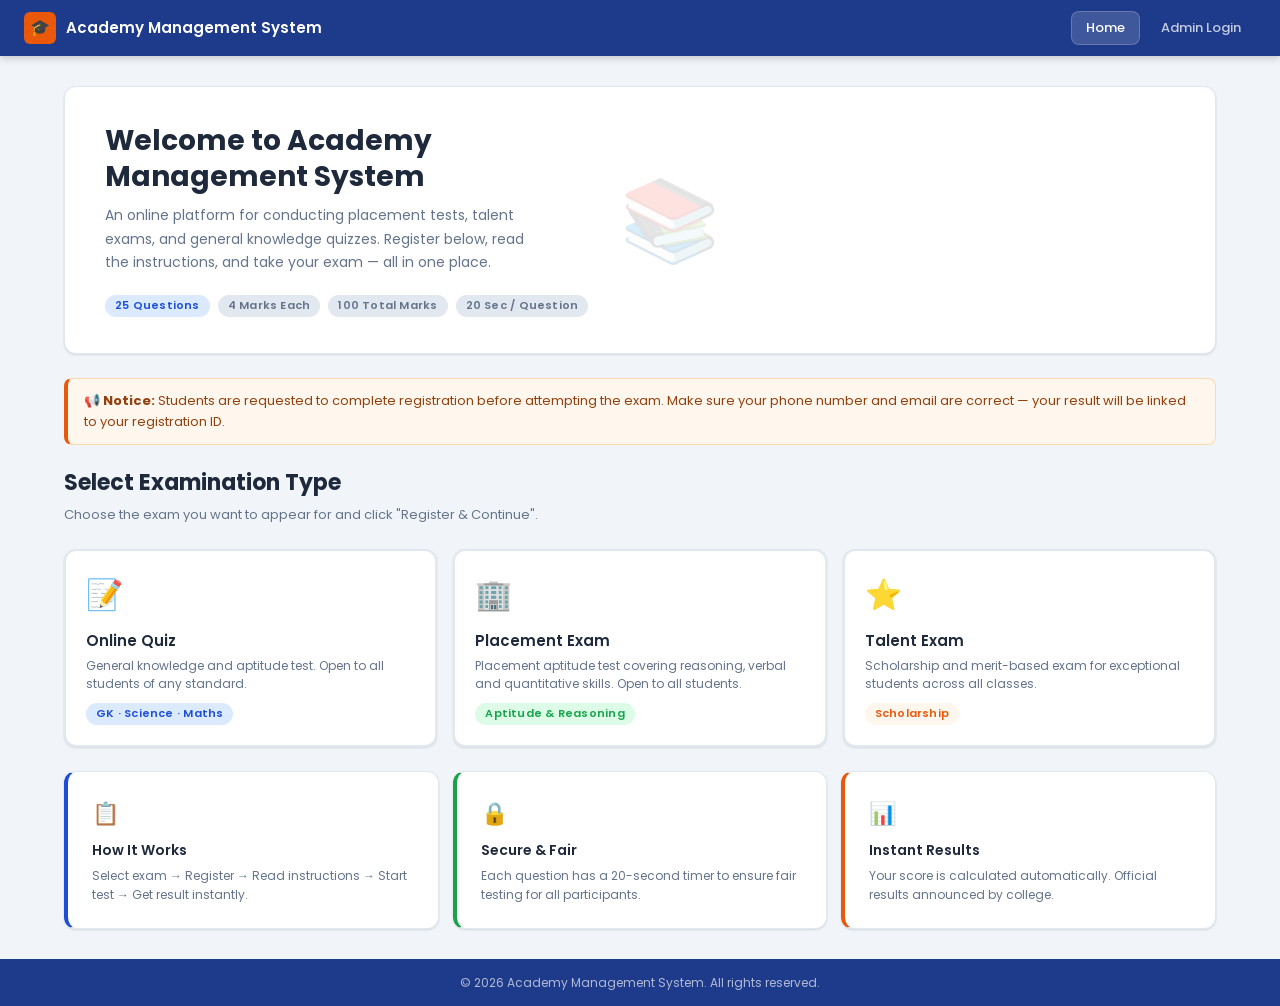
<file: index.html>
<!DOCTYPE html>
<html lang="en">
<head>
  <meta charset="UTF-8" />
  <meta name="viewport" content="width=device-width, initial-scale=1.0"/>
  <title>Academy Management System</title>
  <link rel="stylesheet" href="style.css"/>
</head>
<body>

<!-- NAVBAR -->
<nav class="navbar">
  <a href="index.html" class="navbar-brand">
    <div class="logo-icon">🎓</div>
    Academy Management System
  </a>
  <div class="navbar-links">
    <button class="nav-link active" onclick="location.href='index.html'">Home</button>
    <button class="nav-link" onclick="location.href='admin-login.html'">Admin Login</button>
  </div>
</nav>

<!-- MAIN -->
<div class="main-content">

  <!-- Hero -->
  <div class="home-hero">
    <div class="hero-text">
      <h1>Welcome to Academy<br>Management System</h1>
      <p>An online platform for conducting placement tests, talent exams, and general knowledge quizzes. Register below, read the instructions, and take your exam — all in one place.</p>
      <div class="d-flex gap-8" style="flex-wrap:wrap;">
        <div class="badge badge-primary">25 Questions</div>
        <div class="badge badge-secondary">4 Marks Each</div>
        <div class="badge badge-secondary">100 Total Marks</div>
        <div class="badge badge-secondary">20 Sec / Question</div>
      </div>
    </div>
    <div class="hero-art">📚</div>
  </div>

  <!-- Notice -->
  <div class="notice-box">
    <strong>📢 Notice:</strong> Students are requested to complete registration before attempting the exam. Make sure your phone number and email are correct — your result will be linked to your registration ID.
  </div>

  <!-- Exam type selection -->
  <div class="page-header">
    <h1>Select Examination Type</h1>
    <p>Choose the exam you want to appear for and click "Register & Continue".</p>
  </div>

  <div class="exam-cards">
    <div class="exam-card" id="card-quiz" onclick="selectExam('Online Quiz')">
      <div class="selected-check">✓</div>
      <div class="exam-card-icon">📝</div>
      <h3>Online Quiz</h3>
      <p>General knowledge and aptitude test. Open to all students of any standard.</p>
      <div class="mt-8">
        <span class="badge badge-primary">GK · Science · Maths</span>
      </div>
    </div>
    <div class="exam-card" id="card-placement" onclick="selectExam('Placement')">
      <div class="selected-check">✓</div>
      <div class="exam-card-icon">🏢</div>
      <h3>Placement Exam</h3>
      <p>Placement aptitude test covering reasoning, verbal and quantitative skills. Open to all students.</p>
      <div class="mt-8">
        <span class="badge badge-success">Aptitude &amp; Reasoning</span>
      </div>
    </div>
    <div class="exam-card" id="card-talent" onclick="selectExam('Talent Exam')">
      <div class="selected-check">✓</div>
      <div class="exam-card-icon">⭐</div>
      <h3>Talent Exam</h3>
      <p>Scholarship and merit-based exam for exceptional students across all classes.</p>
      <div class="mt-8">
        <span class="badge badge-orange">Scholarship</span>
      </div>
    </div>
  </div>

  <!-- Selected info + button -->
  <div id="exam-selected-bar" style="display:none;" class="card mb-20">
    <div class="d-flex align-center justify-between">
      <div>
        <div class="fw-600">Selected: <span id="selected-exam-name" class="text-blue"></span></div>
        <div class="text-small text-muted mt-4">Click "Register & Continue" to fill your details.</div>
      </div>
      <a id="proceed-btn" href="register.html" class="btn btn-primary">Register &amp; Continue →</a>
    </div>
  </div>

  <!-- Info cards at bottom -->
  <div style="display:grid; grid-template-columns:repeat(auto-fit,minmax(200px,1fr)); gap:14px; margin-top:8px;">
    <div class="card" style="border-left:4px solid var(--blue);">
      <div style="font-size:22px;margin-bottom:8px;">📋</div>
      <div class="fw-600 mb-4">How It Works</div>
      <div class="text-small text-muted">Select exam → Register → Read instructions → Start test → Get result instantly.</div>
    </div>
    <div class="card" style="border-left:4px solid var(--green);">
      <div style="font-size:22px;margin-bottom:8px;">🔒</div>
      <div class="fw-600 mb-4">Secure & Fair</div>
      <div class="text-small text-muted">Each question has a 20-second timer to ensure fair testing for all participants.</div>
    </div>
    <div class="card" style="border-left:4px solid var(--orange);">
      <div style="font-size:22px;margin-bottom:8px;">📊</div>
      <div class="fw-600 mb-4">Instant Results</div>
      <div class="text-small text-muted">Your score is calculated automatically. Official results announced by college.</div>
    </div>
  </div>

</div>

<!-- FOOTER -->
<footer class="footer">
  © 2026 Academy Management System. All rights reserved.
</footer>

<script src="data.js"></script>
<script>
  let selectedExam = "";

  // Restore any previous selection
  const saved = sessionStorage.getItem("ams_exam_type");
  if (saved) selectExam(saved, false);
  function selectExam(type, scroll) {
    selectedExam = type;
    sessionStorage.setItem("ams_exam_type", type);

    // Update card styles
    ["quiz","placement","talent"].forEach(id => {
      document.getElementById("card-" + id).classList.remove("selected");
    });
    const map = { "Online Quiz":"quiz", "Placement":"placement", "Talent Exam":"talent" };
    if (map[type]) document.getElementById("card-" + map[type]).classList.add("selected");

    // Show bar
    document.getElementById("exam-selected-bar").style.display = "block";
    document.getElementById("selected-exam-name").textContent = type;

    if (scroll !== false) {
      document.getElementById("exam-selected-bar").scrollIntoView({ behavior:"smooth", block:"center" });
    }
  }
</script>
</body>
</html>
</file>
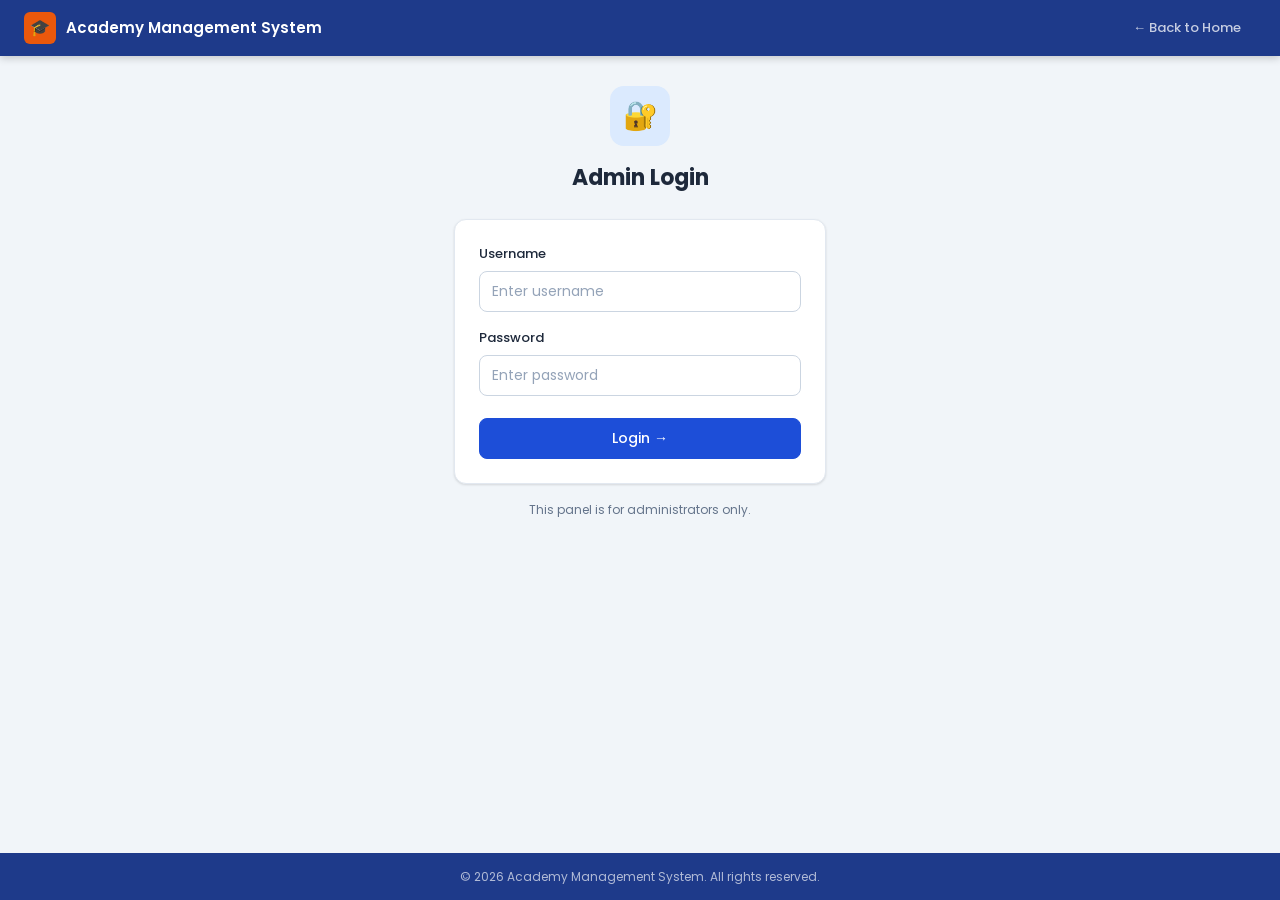
<file: admin-login.html>
<!DOCTYPE html>
<html lang="en">
<head>
  <meta charset="UTF-8"/>
  <meta name="viewport" content="width=device-width, initial-scale=1.0"/>
  <title>Admin Login – AMS</title>
  <link rel="stylesheet" href="style.css"/>
</head>
<body>

<nav class="navbar">
  <a href="index.html" class="navbar-brand">
    <div class="logo-icon">🎓</div>
    Academy Management System
  </a>
  <div class="navbar-links">
    <button class="nav-link" onclick="location.href='index.html'">← Back to Home</button>
  </div>
</nav>

<div class="main-content" style="max-width:420px;">

  <div class="text-center mb-24">
    <div style="width:60px; height:60px; background:var(--blue-light); border-radius:14px; display:flex; align-items:center; justify-content:center; font-size:28px; margin:0 auto 14px;">🔐</div>
    <h1 style="font-size:22px; font-weight:700; margin-bottom:6px;">Admin Login</h1>
    
  </div>

  <div id="login-alert" style="display:none;" class="alert alert-danger">
    <span>⚠️</span>
    <span id="login-alert-msg">Invalid username or password.</span>
  </div>

  <div class="card">
    <div class="form-group">
      <label>Username</label>
      <input type="text" id="f-user" class="form-control" placeholder="Enter username" value="" onkeydown="if(event.key==='Enter') doLogin()"/>
    </div>
    <div class="form-group">
      <label>Password</label>
      <input type="password" id="f-pass" class="form-control" placeholder="Enter password" onkeydown="if(event.key==='Enter') doLogin()"/>
    </div>
    <button class="btn btn-primary btn-block" style="margin-top:6px;" onclick="doLogin()">Login →</button>
  </div>

  <div class="text-center mt-16 text-small text-muted">
    This panel is for administrators only.
  </div>
</div>

<footer class="footer">© 2026 Academy Management System. All rights reserved.</footer>

<script src="data.js"></script>
<script>
  // Already logged in?
  if (loadAdminSession()) location.href = "admin.html";

  function doLogin() {
    const user = document.getElementById("f-user").value.trim();
    const pass = document.getElementById("f-pass").value.trim();
    if (user === ADMIN_USER && pass === ADMIN_PASS) {
      saveAdminSession();
      location.href = "admin.html";
    } else {
      document.getElementById("login-alert").style.display = "flex";
      document.getElementById("login-alert-msg").textContent = "Invalid username or password.";
      document.getElementById("f-pass").value = "";
      document.getElementById("f-pass").focus();
    }
  }
</script>
</body>
</html>
</file>
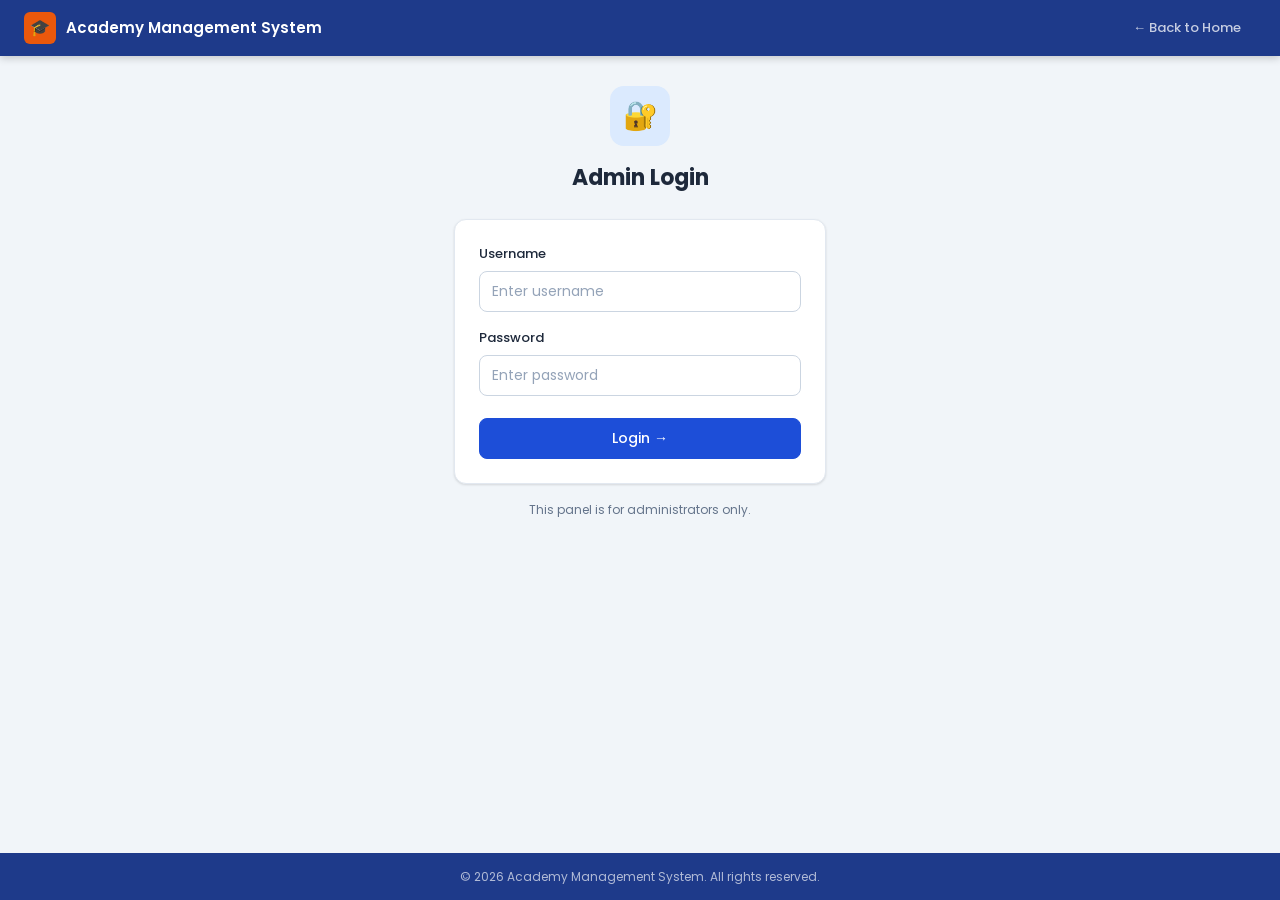
<file: admin.html>
<!DOCTYPE html>
<html lang="en">
<head>
  <meta charset="UTF-8"/>
  <meta name="viewport" content="width=device-width, initial-scale=1.0"/>
  <title>Admin Panel – AMS</title>
  <link rel="stylesheet" href="style.css"/>
  <style>
    .score-bar { height:8px; background:var(--border); border-radius:4px; overflow:hidden; margin-top:6px; }
    .score-bar-fill { height:100%; border-radius:4px; transition: width .4s; }
    .rank-icon { font-size:18px; }
  </style>
</head>
<body>

<nav class="navbar">
  <a href="index.html" class="navbar-brand">
    <div class="logo-icon">🎓</div>
    Academy Management System
  </a>
  <div class="navbar-links">
    <span class="nav-link active">Admin Panel</span>
    <button class="nav-link" onclick="doLogout()">Logout</button>
  </div>
</nav>

<div class="main-content">

  <div class="d-flex align-center justify-between mb-20" style="flex-wrap:wrap; gap:12px;">
    <div>
      <h1 style="font-size:22px; font-weight:700; margin-bottom:2px;">Admin Dashboard</h1>
      <p class="text-muted text-small">Manage registrations, questions and view results</p>
    </div>
    <button class="btn btn-outline btn-sm" onclick="refreshAll()">↻ Refresh Data</button>
  </div>

  <!-- Stats -->
  <div class="admin-stats-grid" id="admin-stats"><!-- JS --></div>

  <!-- Tabs -->
  <div class="tab-nav">
    <button class="tab-link active" onclick="switchTab('overview')">Overview</button>
    <button class="tab-link" onclick="switchTab('registrations')">Registrations</button>
    <button class="tab-link" onclick="switchTab('questions')">Question Bank</button>
    <button class="tab-link" onclick="switchTab('results')">Results</button>
  </div>

  <!-- Overview tab -->
  <div class="tab-pane active" id="tab-overview">
    <div style="display:grid; grid-template-columns:1fr 1fr; gap:16px;">

      <div class="card">
        <div class="card-title">Recent Registrations</div>
        <div id="recent-regs">—</div>
      </div>

      <div class="card">
        <div class="card-title">Score Distribution</div>
        <div id="score-dist">—</div>
      </div>

    </div>
  </div>

  <!-- Registrations tab -->
  <div class="tab-pane" id="tab-registrations">
    <div class="section-header">
      <h3>All Registrations (<span id="reg-count">0</span>)</h3>
      <input type="text" class="search-input" placeholder="Search name / email / school…" oninput="filterRegs(this.value)" id="reg-search"/>
    </div>
    <div class="table-wrap">
      <table>
        <thead>
          <tr>
            <th>Reg. ID</th><th>Name</th><th>Std</th><th>School</th><th>Board</th>
            <th>Phone</th><th>Email</th><th>Exam</th><th>Date</th><th>Action</th>
          </tr>
        </thead>
        <tbody id="regs-tbody"><!-- JS --></tbody>
      </table>
    </div>
  </div>

  <!-- Questions tab -->
  <div class="tab-pane" id="tab-questions">
    <div class="section-header">
      <h3>Question Bank (<span id="q-count">0</span> questions)</h3>
      <button class="btn btn-primary btn-sm" onclick="openAddQ()">+ Add Question</button>
    </div>
    <div class="table-wrap">
      <table>
        <thead>
          <tr><th>#</th><th>Subject</th><th>Question</th><th>Correct Answer</th><th>Actions</th></tr>
        </thead>
        <tbody id="q-tbody"><!-- JS --></tbody>
      </table>
    </div>
  </div>

  <!-- Results tab -->
  <div class="tab-pane" id="tab-results">
    <div class="section-header">
      <h3>Exam Results (<span id="res-count">0</span>)</h3>
      <input type="text" class="search-input" placeholder="Search by name…" oninput="filterResults(this.value)" id="res-search"/>
    </div>
    <div class="table-wrap">
      <table>
        <thead>
          <tr><th>Rank</th><th>Reg. ID</th><th>Name</th><th>Exam</th><th>Score</th><th>Correct</th><th>Wrong</th><th>Skipped</th><th>Grade</th><th>Date</th></tr>
        </thead>
        <tbody id="res-tbody"><!-- JS --></tbody>
      </table>
    </div>
  </div>

</div>

<!-- Question modal -->
<div class="modal-overlay" id="q-modal">
  <div class="modal-box">
    <div class="modal-title" id="q-modal-title">Add Question</div>

    <div class="form-group">
      <label>Subject</label>
      <select id="qf-subject" class="form-control">
        <option value="">Select subject…</option>
        <option>General Knowledge</option>
        <option>Mathematics</option>
        <option>Science</option>
        <option>Computers</option>
        <option>English</option>
        <option>Reasoning</option>
      </select>
    </div>
    <div class="form-group">
      <label>Question Text</label>
      <textarea id="qf-text" class="form-control" rows="3" placeholder="Enter the question…" style="resize:vertical;"></textarea>
    </div>
    <div style="display:grid; grid-template-columns:1fr 1fr; gap:12px;">
      <div class="form-group">
        <label>Option A</label>
        <input type="text" id="qf-opt0" class="form-control" placeholder="Option A"/>
      </div>
      <div class="form-group">
        <label>Option B</label>
        <input type="text" id="qf-opt1" class="form-control" placeholder="Option B"/>
      </div>
      <div class="form-group">
        <label>Option C</label>
        <input type="text" id="qf-opt2" class="form-control" placeholder="Option C"/>
      </div>
      <div class="form-group">
        <label>Option D</label>
        <input type="text" id="qf-opt3" class="form-control" placeholder="Option D"/>
      </div>
    </div>
    <div class="form-group">
      <label>Correct Answer</label>
      <select id="qf-ans" class="form-control">
        <option value="0">Option A</option>
        <option value="1">Option B</option>
        <option value="2">Option C</option>
        <option value="3">Option D</option>
      </select>
    </div>

    <div id="q-form-err" class="alert alert-danger" style="display:none;">
      <span>⚠️</span><span id="q-form-err-msg">Please fill all fields.</span>
    </div>

    <div class="d-flex gap-12 justify-end mt-16">
      <button class="btn btn-secondary" onclick="closeQModal()">Cancel</button>
      <button class="btn btn-primary" onclick="saveQuestion()">Save Question</button>
    </div>
  </div>
</div>

<!-- Delete confirm modal -->
<div class="modal-overlay" id="del-modal">
  <div class="modal-box" style="max-width:380px;">
    <div class="modal-title">Confirm Delete</div>
    <p class="text-muted text-small mb-20" id="del-msg">Are you sure you want to delete this item? This cannot be undone.</p>
    <div class="d-flex gap-12 justify-end">
      <button class="btn btn-secondary" onclick="closeDelModal()">Cancel</button>
      <button class="btn btn-danger" id="del-confirm-btn">Delete</button>
    </div>
  </div>
</div>

<footer class="footer">© 2026 Academy Management System. All rights reserved.</footer>

<script src="data.js"></script>
<script>
  // Guard
  if (!loadAdminSession()) location.href = "admin-login.html";

  let editingQId = null;

  // ─────────────────────────────────────────────────────────
  //  RENDER ALL
  // ─────────────────────────────────────────────────────────
  function refreshAll() { renderStats(); renderOverview(); renderRegs(); renderQuestions(); renderResults(); }

  function renderStats() {
    const avgScore = results.length ? Math.round(results.reduce((s,r)=>s+r.score,0)/results.length) : 0;
    const topScore = results.length ? Math.max(...results.map(r=>r.score)) : 0;
    document.getElementById("admin-stats").innerHTML = [
      ["👤","blue", registrations.length, "Total Registered"],
      ["📝","orange", results.length, "Exams Completed"],
      ["📊","green", avgScore+"%", "Average Score"],
      ["🏆","red", topScore+"/100", "Top Score"],
      ["❓","blue", questionBank.length, "Questions"],
    ].map(([icon,cls,val,lbl])=>`
      <div class="admin-stat">
        <div class="admin-stat-icon ${cls}">${icon}</div>
        <div><div class="admin-stat-val">${val}</div><div class="admin-stat-lbl">${lbl}</div></div>
      </div>`).join("");
  }

  function renderOverview() {
    // Recent regs
    const recRegs = [...registrations].reverse().slice(0,6);
    document.getElementById("recent-regs").innerHTML = recRegs.length
      ? recRegs.map(r=>`
          <div class="d-flex align-center justify-between" style="padding:10px 0; border-bottom:1px solid var(--border);">
            <div>
              <div class="fw-600" style="font-size:13px;">${escHtml(r.name)}</div>
              <div class="text-small text-muted">${escHtml(r.school)} · <span class="badge badge-primary" style="font-size:10px;">${escHtml(r.examType)}</span></div>
            </div>
            <div class="text-small text-muted">${r.date}</div>
          </div>`).join("") + (registrations.length > 6 ? `<div class="text-small text-muted mt-8 text-right">+${registrations.length-6} more</div>`:""   )
      : `<div class="empty-state">No registrations yet.</div>`;

    // Score dist
    const sorted = [...results].sort((a,b)=>b.score-a.score);
    document.getElementById("score-dist").innerHTML = sorted.length
      ? sorted.map(r=>{
          const barColor = r.score>=75?"var(--green)": r.score>=40?"var(--yellow)":"var(--red)";
          return `<div style="margin-bottom:14px;">
            <div class="d-flex align-center justify-between mb-4">
              <span style="font-size:13px; font-weight:500;">${escHtml(r.name)}</span>
              <span class="badge ${gradeBadgeClass(r.score)}">${r.score}/100</span>
            </div>
            <div class="score-bar"><div class="score-bar-fill" style="width:${r.score}%; background:${barColor};"></div></div>
          </div>`;}).join("")
      : `<div class="empty-state">No results yet.</div>`;
  }

  function renderRegs(filter) {
    let list = filter ? registrations.filter(r =>
      r.name.toLowerCase().includes(filter.toLowerCase()) ||
      r.email.toLowerCase().includes(filter.toLowerCase()) ||
      r.school.toLowerCase().includes(filter.toLowerCase())
    ) : registrations;

    document.getElementById("reg-count").textContent = list.length;
    document.getElementById("regs-tbody").innerHTML = list.length
      ? list.map(r=>`
          <tr>
            <td><span class="badge badge-secondary">${escHtml(r.id)}</span></td>
            <td><strong>${escHtml(r.name)}</strong></td>
            <td>${escHtml(r.std)}</td>
            <td style="max-width:160px; overflow:hidden; text-overflow:ellipsis; white-space:nowrap;" title="${escHtml(r.school)}">${escHtml(r.school)}</td>
            <td><span class="badge badge-primary">${escHtml(r.board)}</span></td>
            <td>${escHtml(r.phone)}</td>
            <td style="max-width:160px; overflow:hidden; text-overflow:ellipsis; white-space:nowrap;" title="${escHtml(r.email)}">${escHtml(r.email)}</td>
            <td><span class="badge badge-orange">${escHtml(r.examType)}</span></td>
            <td class="text-muted">${r.date}</td>
            <td><button class="btn btn-danger btn-sm" onclick="deleteReg('${r.id}')">Remove</button></td>
          </tr>`).join("")
      : `<tr><td colspan="10" class="empty-state">No registrations found.</td></tr>`;
  }

  function renderQuestions() {
    document.getElementById("q-count").textContent = questionBank.length;
    document.getElementById("q-tbody").innerHTML = questionBank.map((q,i)=>`
      <tr>
        <td class="text-muted">${i+1}</td>
        <td><span class="badge badge-primary">${escHtml(q.subject)}</span></td>
        <td style="max-width:320px;">${escHtml(q.q)}</td>
        <td><span class="badge badge-success">${escHtml(q.opts[q.ans])}</span></td>
        <td>
          <div class="d-flex gap-8">
            <button class="btn btn-secondary btn-sm" onclick="openEditQ(${q.id})">Edit</button>
            <button class="btn btn-danger btn-sm" onclick="deleteQ(${q.id})">Delete</button>
          </div>
        </td>
      </tr>`).join("") || `<tr><td colspan="5" class="empty-state">No questions in bank.</td></tr>`;
  }

  function renderResults(filter) {
    let list = filter ? results.filter(r => r.name.toLowerCase().includes(filter.toLowerCase())) : results;
    const sorted = [...list].sort((a,b)=>b.score-a.score);
    document.getElementById("res-count").textContent = sorted.length;
    const rankIcon = (i) => i===0?"🥇":i===1?"🥈":i===2?"🥉":`#${i+1}`;
    document.getElementById("res-tbody").innerHTML = sorted.length
      ? sorted.map((r,i)=>`
          <tr>
            <td><span class="rank-icon">${rankIcon(i)}</span></td>
            <td><span class="badge badge-secondary">${escHtml(r.id)}</span></td>
            <td><strong>${escHtml(r.name)}</strong></td>
            <td><span class="badge badge-orange">${escHtml(r.examType)}</span></td>
            <td><strong style="font-size:15px; color:var(--blue);">${r.score}</strong><span class="text-muted">/100</span></td>
            <td><span style="color:var(--green); font-weight:600;">${r.correct}</span></td>
            <td><span style="color:var(--red); font-weight:600;">${r.wrong}</span></td>
            <td class="text-muted">${r.skipped}</td>
            <td><span class="badge ${gradeBadgeClass(r.score)}">${gradeLabel(r.score)}</span></td>
            <td class="text-muted">${r.date}</td>
          </tr>`).join("")
      : `<tr><td colspan="10" class="empty-state">No results yet.</td></tr>`;
  }

  // ─────────────────────────────────────────────────────────
  //  TABS
  // ─────────────────────────────────────────────────────────
  function switchTab(id) {
    document.querySelectorAll(".tab-pane").forEach(el => el.classList.remove("active"));
    document.querySelectorAll(".tab-link").forEach(el => el.classList.remove("active"));
    document.getElementById("tab-" + id).classList.add("active");
    event.target.classList.add("active");
  }

  // ─────────────────────────────────────────────────────────
  //  FILTERS
  // ─────────────────────────────────────────────────────────
  function filterRegs(v)     { renderRegs(v); }
  function filterResults(v)  { renderResults(v); }

  // ─────────────────────────────────────────────────────────
  //  DELETE REGISTRATION
  // ─────────────────────────────────────────────────────────
  function deleteReg(id) {
    showDelModal("Remove registration " + id + "? This cannot be undone.", () => {
      registrations = registrations.filter(r => r.id !== id);
      saveData();
      refreshAll();
    });
  }

  // ─────────────────────────────────────────────────────────
  //  QUESTION CRUD
  // ─────────────────────────────────────────────────────────
  function openAddQ() {
    editingQId = null;
    document.getElementById("q-modal-title").textContent = "Add New Question";
    document.getElementById("qf-subject").value = "";
    document.getElementById("qf-text").value    = "";
    ["qf-opt0","qf-opt1","qf-opt2","qf-opt3"].forEach(id => document.getElementById(id).value = "");
    document.getElementById("qf-ans").value = "0";
    document.getElementById("q-form-err").style.display = "none";
    document.getElementById("q-modal").classList.add("open");
  }

  function openEditQ(id) {
    editingQId = id;
    const q = questionBank.find(q => q.id === id);
    if (!q) return;
    document.getElementById("q-modal-title").textContent = "Edit Question";
    document.getElementById("qf-subject").value = q.subject;
    document.getElementById("qf-text").value    = q.q;
    q.opts.forEach((opt, i) => document.getElementById("qf-opt" + i).value = opt);
    document.getElementById("qf-ans").value = String(q.ans);
    document.getElementById("q-form-err").style.display = "none";
    document.getElementById("q-modal").classList.add("open");
  }

  function closeQModal() { document.getElementById("q-modal").classList.remove("open"); }

  function saveQuestion() {
    const subject = document.getElementById("qf-subject").value.trim();
    const text    = document.getElementById("qf-text").value.trim();
    const opts    = ["qf-opt0","qf-opt1","qf-opt2","qf-opt3"].map(id => document.getElementById(id).value.trim());
    const ans     = parseInt(document.getElementById("qf-ans").value);

    if (!subject || !text || opts.some(o => !o)) {
      document.getElementById("q-form-err").style.display = "flex";
      document.getElementById("q-form-err-msg").textContent = "Please fill all fields including all 4 options.";
      return;
    }
    document.getElementById("q-form-err").style.display = "none";

    if (editingQId) {
      questionBank = questionBank.map(q => q.id === editingQId ? { ...q, subject, q: text, opts, ans } : q);
    } else {
      questionBank.push({ id: Date.now(), subject, q: text, opts, ans });
    }
    saveData();
    closeQModal();
    renderQuestions();
    renderStats();
  }

  function deleteQ(id) {
    showDelModal("Delete this question from the bank?", () => {
      questionBank = questionBank.filter(q => q.id !== id);
      saveData();
      renderQuestions();
      renderStats();
    });
  }

  // ─────────────────────────────────────────────────────────
  //  DELETE MODAL
  // ─────────────────────────────────────────────────────────
  let _delCallback = null;
  function showDelModal(msg, cb) {
    _delCallback = cb;
    document.getElementById("del-msg").textContent = msg;
    document.getElementById("del-modal").classList.add("open");
    document.getElementById("del-confirm-btn").onclick = () => { if(_delCallback) _delCallback(); closeDelModal(); };
  }
  function closeDelModal() { document.getElementById("del-modal").classList.remove("open"); _delCallback = null; }

  // ─────────────────────────────────────────────────────────
  //  LOGOUT
  // ─────────────────────────────────────────────────────────
  function doLogout() { clearAdminSession(); location.href = "admin-login.html"; }

  // ─────────────────────────────────────────────────────────
  //  INIT
  // ─────────────────────────────────────────────────────────
  refreshAll();
</script>
</body>
</html>
</file>
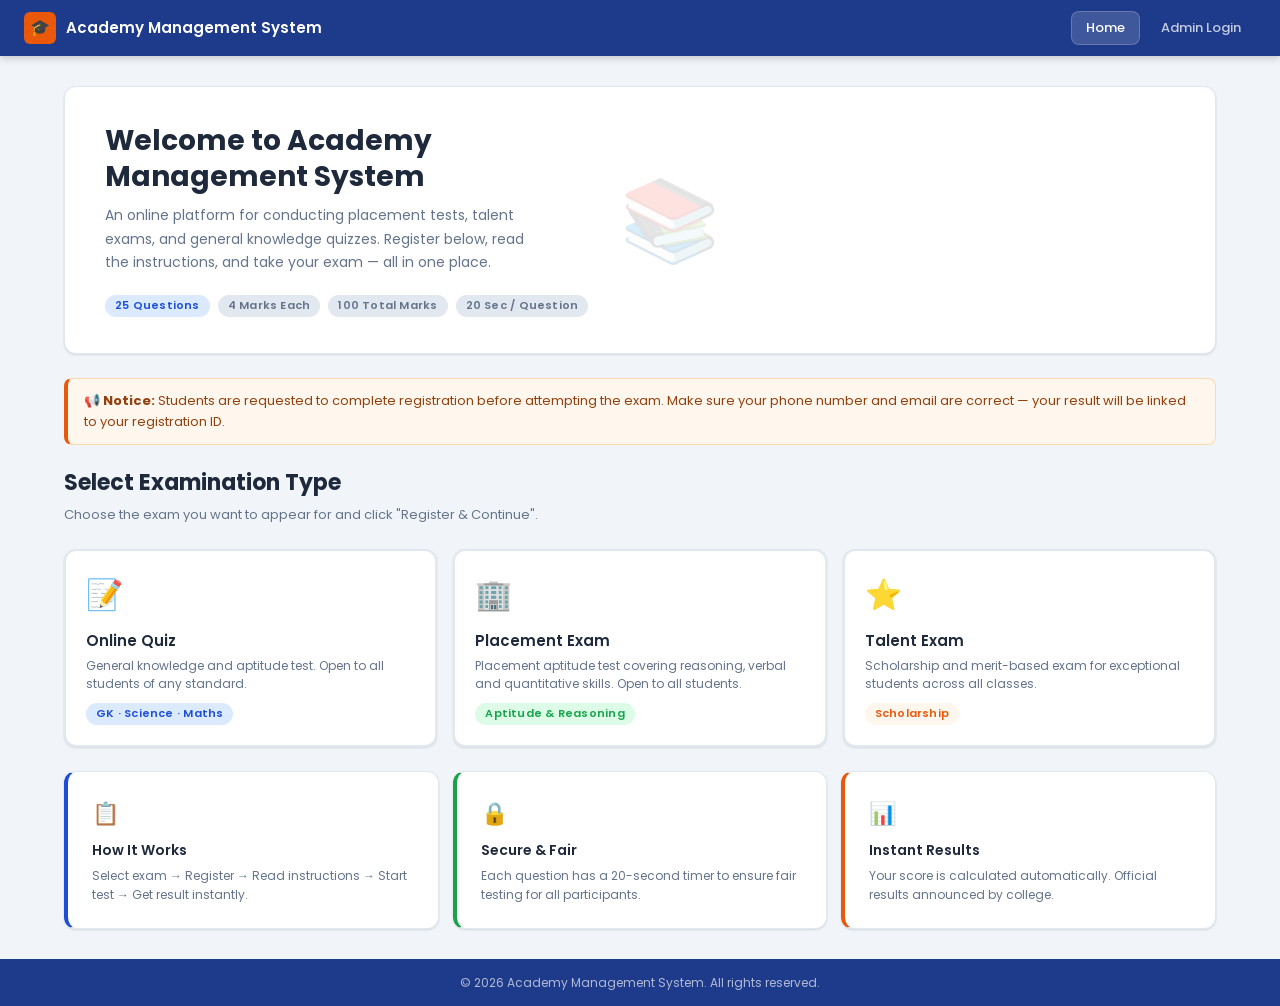
<file: quiz.html>
<!DOCTYPE html>
<html lang="en">
<head>
  <meta charset="UTF-8"/>
  <meta name="viewport" content="width=device-width, initial-scale=1.0"/>
  <title>Exam – AMS</title>
  <link rel="stylesheet" href="style.css"/>
  <style>
    body { background: var(--bg); }
    .quiz-topbar {
      background: white;
      border-bottom: 1px solid var(--border);
      padding: 10px 24px;
      display: flex;
      align-items: center;
      justify-content: space-between;
      box-shadow: var(--shadow-sm);
    }
    .quiz-topbar-left { font-size: 13px; }
    .quiz-topbar-left strong { color: var(--blue); }
  </style>
</head>
<body>

<!-- Fixed quiz top bar -->
<div class="quiz-topbar">
  <div class="quiz-topbar-left">
    <span id="tb-name">Student</span> &nbsp;|&nbsp; <strong id="tb-exam">Exam</strong> &nbsp;|&nbsp;
    <span class="text-muted">Q <strong id="tb-qnum">1</strong>/25</span> &nbsp;|&nbsp;
    <span class="text-muted">Answered: <strong id="tb-answered" style="color:var(--green);">0</strong></span>
  </div>
  <button class="btn btn-secondary btn-sm" onclick="confirmSubmit()">Submit Exam</button>
</div>

<div class="main-content" style="padding-top:20px;">
  <div class="quiz-wrap" id="quiz-wrap">

    <!-- Question area -->
    <div>
      <!-- Progress bar -->
      <div class="progress-bar-wrap">
        <div class="progress-bar-fill" id="progress-fill" style="width:4%;"></div>
      </div>

      <!-- Question card -->
      <div class="question-card" id="question-card">
        <div class="question-num-badge">
          <span id="q-subject-badge" class="badge badge-primary">Subject</span>
          <span class="text-muted">Question <span id="q-num-display">1</span> of 25</span>
          <span class="badge badge-secondary">+4 marks</span>
        </div>
        <div class="question-text" id="q-text">Loading question…</div>
        <div class="options-list" id="options-list">
          <!-- options rendered by JS -->
        </div>
      </div>

      <!-- Navigation buttons -->
      <div class="d-flex justify-between mt-16" style="align-items:center;">
        <button class="btn btn-secondary" id="btn-prev" onclick="prevQ()">← Previous</button>
        <button class="btn btn-primary" id="btn-next" onclick="nextQ()">Next Question →</button>
      </div>
    </div>

    <!-- Right sidebar -->
    <div>
      <!-- Timer -->
      <div class="timer-box">
        <div class="timer-ring-wrap">
          <svg width="80" height="80" viewBox="0 0 80 80">
            <circle cx="40" cy="40" r="34" fill="none" stroke="var(--border)" stroke-width="6"/>
            <circle id="timer-arc" cx="40" cy="40" r="34" fill="none"
              stroke="var(--blue)" stroke-width="6" stroke-linecap="round"
              stroke-dasharray="213.6" stroke-dashoffset="0"
              style="transition: stroke-dashoffset 1s linear, stroke 0.3s;"/>
          </svg>
          <div class="timer-num" id="timer-num" style="color:var(--blue);">20</div>
        </div>
        <div class="timer-label">Seconds remaining</div>
      </div>

      <!-- Question navigator -->
      <div class="q-navigator">
        <div class="q-nav-title">Question Panel</div>
        <div class="q-dots-grid" id="q-dots-grid">
          <!-- rendered by JS -->
        </div>
        <div class="q-legend">
          <div class="legend-item"><div class="legend-dot" style="background:var(--orange);"></div> Current</div>
          <div class="legend-item"><div class="legend-dot" style="background:var(--blue);"></div> Answered</div>
          <div class="legend-item"><div class="legend-dot" style="background:var(--border-dark);"></div> Not answered</div>
        </div>
      </div>

      <!-- Status summary -->
      <div class="card mt-12">
        <div style="display:grid; grid-template-columns:1fr 1fr; gap:10px; text-align:center;">
          <div>
            <div style="font-size:20px; font-weight:700; color:var(--green);" id="stat-answered">0</div>
            <div class="text-small text-muted">Answered</div>
          </div>
          <div>
            <div style="font-size:20px; font-weight:700; color:var(--text-light);" id="stat-skipped">25</div>
            <div class="text-small text-muted">Remaining</div>
          </div>
        </div>
      </div>
    </div>

  </div>
</div>

<!-- Confirm submit modal -->
<div class="modal-overlay" id="submit-modal">
  <div class="modal-box" style="max-width:400px;">
    <div class="modal-title">Submit Exam?</div>
    <p class="text-muted text-small mb-16">You have answered <strong id="modal-answered">0</strong> out of 25 questions. <span id="modal-unanswered-note"></span></p>
    <div class="d-flex gap-12 justify-end">
      <button class="btn btn-secondary" onclick="closeModal()">Go Back &amp; Review</button>
      <button class="btn btn-success" onclick="finalSubmit()">Yes, Submit Now</button>
    </div>
  </div>
</div>

<script src="data.js"></script>
<script>
  // ── Load session ─────────────────────────────────────────
  const student = loadSession();
  if (!student) { location.href = "index.html"; }

  document.getElementById("tb-name").textContent = student ? student.name : "";
  document.getElementById("tb-exam").textContent = student ? student.examType : "";

  const TOTAL = questionBank.length;
  let answers  = JSON.parse(sessionStorage.getItem("ams_answers") || "null") || new Array(TOTAL).fill(null);
  let qIdx     = parseInt(sessionStorage.getItem("ams_q_index") || "0");
  let timeLeft = TIMER_SECONDS;
  let timerRef = null;

  // ── Render question ──────────────────────────────────────
  function renderQ() {
    const q = questionBank[qIdx];
    document.getElementById("q-num-display").textContent  = qIdx + 1;
    document.getElementById("tb-qnum").textContent         = qIdx + 1;
    document.getElementById("q-subject-badge").textContent = q.subject;
    document.getElementById("q-text").textContent          = q.q;

    const list = document.getElementById("options-list");
    list.innerHTML = "";
    q.opts.forEach((opt, i) => {
      const btn = document.createElement("button");
      btn.className = "option-item" + (answers[qIdx] === i ? " selected" : "");
      btn.innerHTML = `<span class="opt-label">${["A","B","C","D"][i]}</span><span>${escHtml(opt)}</span>`;
      btn.onclick = () => selectAnswer(i);
      list.appendChild(btn);
    });

    document.getElementById("progress-fill").style.width = `${((qIdx + 1) / TOTAL) * 100}%`;
    document.getElementById("btn-prev").disabled = (qIdx === 0);
    document.getElementById("btn-next").textContent = qIdx === TOTAL - 1 ? "Review & Submit" : "Next Question →";
    renderDots();
    updateStats();
    resetTimer();
  }

  function selectAnswer(i) {
    answers[qIdx] = i;
    sessionStorage.setItem("ams_answers", JSON.stringify(answers));
    renderQ();
  }

  function prevQ() { if (qIdx > 0) { qIdx--; sessionStorage.setItem("ams_q_index", qIdx); renderQ(); } }

  function nextQ() {
    if (qIdx === TOTAL - 1) { confirmSubmit(); return; }
    qIdx++;
    sessionStorage.setItem("ams_q_index", qIdx);
    renderQ();
  }

  function jumpQ(i) { qIdx = i; sessionStorage.setItem("ams_q_index", qIdx); renderQ(); }

  // ── Dot grid ─────────────────────────────────────────────
  function renderDots() {
    const grid = document.getElementById("q-dots-grid");
    grid.innerHTML = "";
    for (let i = 0; i < TOTAL; i++) {
      const d = document.createElement("div");
      d.className = "q-dot" + (i === qIdx ? " current" : answers[i] !== null ? " answered" : "");
      d.textContent = i + 1;
      d.onclick = () => jumpQ(i);
      grid.appendChild(d);
    }
  }

  // ── Stats ────────────────────────────────────────────────
  function updateStats() {
    const ans = answers.filter(a => a !== null).length;
    document.getElementById("tb-answered").textContent   = ans;
    document.getElementById("stat-answered").textContent = ans;
    document.getElementById("stat-skipped").textContent  = TOTAL - ans;
  }

  // ── Timer ────────────────────────────────────────────────
  const arc = document.getElementById("timer-arc");
  const timerNum = document.getElementById("timer-num");
  const CIRC = 213.6;

  function resetTimer() {
    clearInterval(timerRef);
    timeLeft = TIMER_SECONDS;
    updateTimerUI();
    timerRef = setInterval(() => {
      timeLeft--;
      updateTimerUI();
      if (timeLeft <= 0) {
        clearInterval(timerRef);
        // auto-advance
        if (qIdx < TOTAL - 1) { qIdx++; sessionStorage.setItem("ams_q_index", qIdx); renderQ(); }
        else { confirmSubmit(); }
      }
    }, 1000);
  }

  function updateTimerUI() {
    timerNum.textContent = timeLeft;
    const offset = CIRC - (timeLeft / TIMER_SECONDS) * CIRC;
    arc.style.strokeDashoffset = offset;
    if (timeLeft > 10) { arc.style.stroke = "var(--blue)"; timerNum.style.color = "var(--blue)"; }
    else if (timeLeft > 5) { arc.style.stroke = "var(--orange)"; timerNum.style.color = "var(--orange)"; }
    else { arc.style.stroke = "var(--red)"; timerNum.style.color = "var(--red)"; }
  }

  // ── Submit ───────────────────────────────────────────────
  function confirmSubmit() {
    clearInterval(timerRef);
    const ans = answers.filter(a => a !== null).length;
    document.getElementById("modal-answered").textContent = ans;
    const unskipped = TOTAL - ans;
    document.getElementById("modal-unanswered-note").textContent =
      unskipped > 0 ? `${unskipped} question(s) are unanswered and will score 0.` : "Great — all questions are answered!";
    document.getElementById("submit-modal").classList.add("open");
  }

  function closeModal() {
    document.getElementById("submit-modal").classList.remove("open");
    resetTimer();
  }

  function finalSubmit() {
    clearInterval(timerRef);
    // Calculate score
    let correct = 0, wrong = 0, skipped = 0;
    answers.forEach((a, i) => {
      if (a === null) skipped++;
      else if (a === questionBank[i].ans) correct++;
      else wrong++;
    });
    const score = correct * 4;

    // Save result
    const result = {
      id: student.id, name: student.name, examType: student.examType,
      score, correct, wrong, skipped, date: todayStr()
    };
    results.push(result);
    saveData();

    // Store for result page
    sessionStorage.setItem("ams_result", JSON.stringify(result));
    sessionStorage.setItem("ams_final_answers", JSON.stringify(answers));

    location.href = "result.html";
  }

  // ── Init ─────────────────────────────────────────────────
  renderQ();
</script>
</body>
</html>
</file>
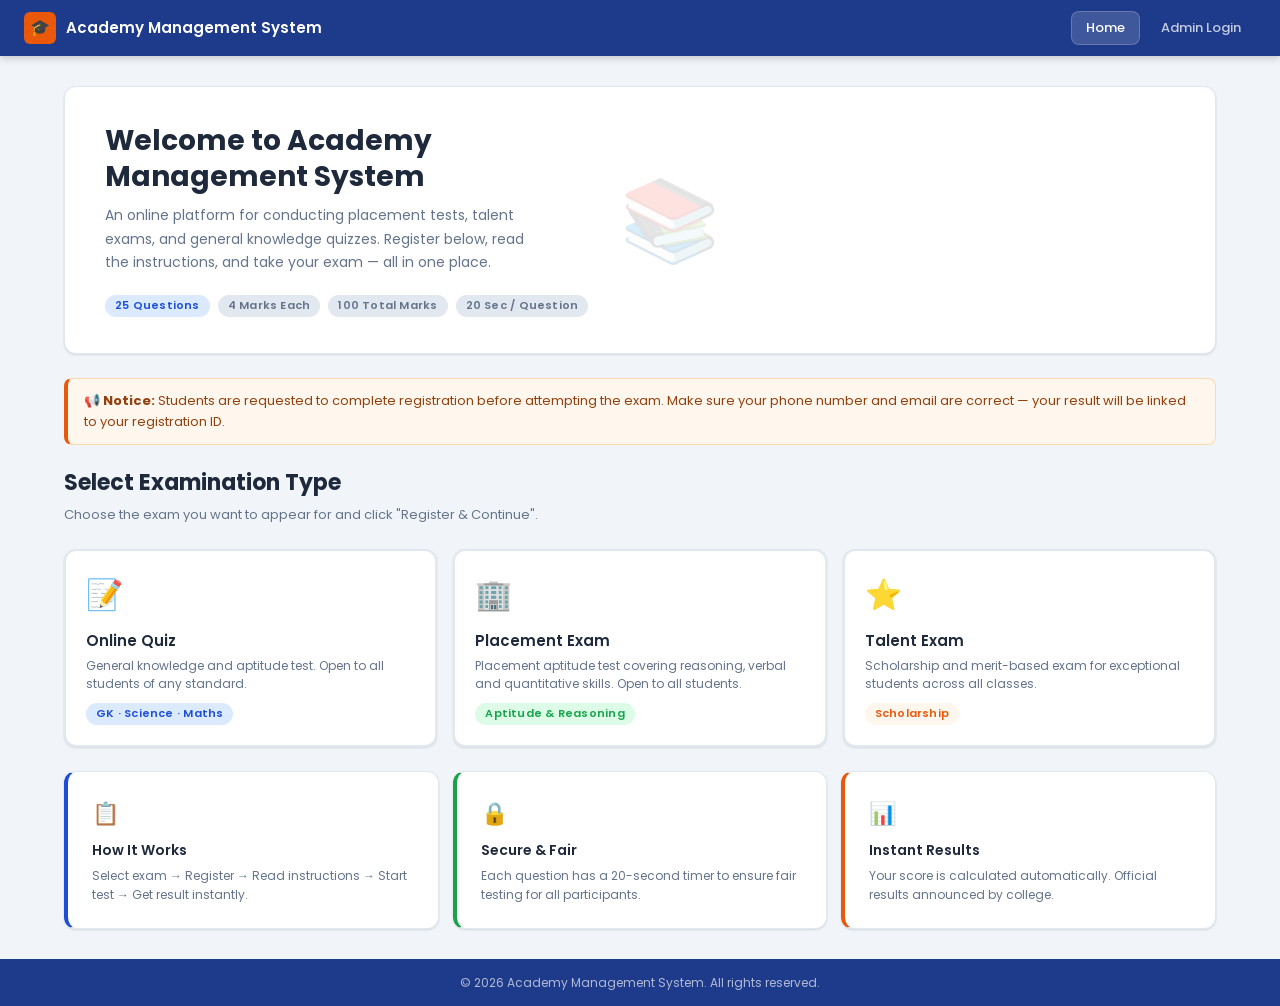
<file: register.html>
<!DOCTYPE html>
<html lang="en">
<head>
  <meta charset="UTF-8"/>
  <meta name="viewport" content="width=device-width, initial-scale=1.0"/>
  <title>Registration – AMS</title>
  <link rel="stylesheet" href="style.css"/>
</head>
<body>

<nav class="navbar">
  <a href="index.html" class="navbar-brand">
    <div class="logo-icon">🎓</div>
    Academy Management System
  </a>
  <div class="navbar-links">
    <button class="nav-link" onclick="location.href='index.html'">← Back to Home</button>
    <button class="nav-link" onclick="location.href='admin-login.html'">Admin Login</button>
  </div>
</nav>

<div class="main-content narrow">

  <!-- Breadcrumb -->
  <div class="d-flex align-center gap-8 mb-20" style="font-size:12px; color:var(--text-light);">
    <a href="index.html" style="color:var(--text-light);">Home</a>
    <span>›</span>
    <span style="color:var(--blue); font-weight:600;">Registration</span>
    <span>›</span>
    <span>Instructions</span>
    <span>›</span>
    <span>Exam</span>
  </div>

  <div class="page-header">
    <h1 id="page-title">Student Registration</h1>
    <p>Fill in all the details below. Fields marked <span style="color:var(--red);">*</span> are required.</p>
  </div>

  <!-- Exam type alert -->
  <div class="alert alert-info mb-16">
    <span id="exam-icon">📝</span>
    <span>You are registering for: <strong id="exam-type-display">—</strong></span>
  </div>

  <div class="card">

    <!-- ══ COMMON: Personal Info ══ -->
    <div class="card-title">Personal Information</div>

    <div class="form-group">
      <label>Full Name <span class="req">*</span></label>
      <input type="text" id="f-name" class="form-control" placeholder="Enter your full name"/>
      <div class="invalid-feedback" id="err-name">Please enter your full name.</div>
    </div>

    <div class="form-row">
      <div class="form-group">
        <label>Phone Number <span class="req">*</span></label>
        <input type="tel" id="f-phone" class="form-control" placeholder="10-digit mobile" maxlength="10"/>
        <div class="invalid-feedback" id="err-phone">Enter a valid 10-digit number.</div>
      </div>
      <div class="form-group">
        <label>Email ID <span class="req">*</span></label>
        <input type="email" id="f-email" class="form-control" placeholder="yourname@email.com"/>
        <div class="invalid-feedback" id="err-email">Enter a valid email address.</div>
      </div>
    </div>

    <div class="form-group">
      <label>Address <span class="req">*</span></label>
      <input type="text" id="f-address" class="form-control" placeholder="City, State"/>
      <div class="invalid-feedback" id="err-address">Please enter your address.</div>
    </div>

    <!-- ══ ONLINE QUIZ FIELDS ══ -->
    <div id="section-quiz" style="display:none;">
      <div class="divider"></div>
      <div class="card-title" style="margin-top:4px;">School Details</div>

      <div class="form-row">
        <div class="form-group">
          <label>Standard / Class <span class="req">*</span></label>
          <input type="text" id="f-quiz-std" class="form-control" placeholder="e.g. 8th, 10th, 12th"/>
          <div class="invalid-feedback" id="err-quiz-std">Please enter your class.</div>
        </div>
        <div class="form-group">
          <label>Board <span class="req">*</span></label>
          <div class="board-selector" id="board-selector-quiz">
            <button class="board-option" onclick="selectBoard('CBSE','quiz')">CBSE</button>
            <button class="board-option" onclick="selectBoard('State','quiz')">State</button>
            <button class="board-option" onclick="selectBoard('ICSE','quiz')">ICSE</button>
          </div>
          <input type="hidden" id="f-quiz-board"/>
          <div class="invalid-feedback" id="err-quiz-board">Please select a board.</div>
        </div>
      </div>

      <div class="form-group">
        <label>School Name <span class="req">*</span></label>
        <input type="text" id="f-quiz-school" class="form-control" placeholder="Full name of your school"/>
        <div class="invalid-feedback" id="err-quiz-school">Please enter your school name.</div>
      </div>
    </div>

    <!-- ══ PLACEMENT EXAM FIELDS ══ -->
    <div id="section-placement" style="display:none;">
      <div class="divider"></div>
      <div class="notice-box" style="margin-bottom:16px;">
        🏢 <strong>Placement Exam</strong> is for final-year college students seeking campus recruitment opportunities.
      </div>
      <div class="card-title" style="margin-top:4px;">College &amp; Academic Details</div>

      <div class="form-group">
        <label>College / University Name <span class="req">*</span></label>
        <input type="text" id="f-pl-college" class="form-control" placeholder="Full name of your college"/>
        <div class="invalid-feedback" id="err-pl-college">Please enter your college name.</div>
      </div>

      <div class="form-row">
        <div class="form-group">
          <label>Degree / Course <span class="req">*</span></label>
          <select id="f-pl-degree" class="form-control">
            <option value="">Select degree…</option>
            <option>B.E. / B.Tech</option>
            <option>B.Sc</option>
            <option>B.Com</option>
            <option>B.A</option>
            <option>BCA</option>
            <option>MBA</option>
            <option>MCA</option>
            <option>M.Tech</option>
            <option>M.Sc</option>
            <option>Other</option>
          </select>
          <div class="invalid-feedback" id="err-pl-degree">Please select your degree.</div>
        </div>
        <div class="form-group">
          <label>Branch / Specialisation <span class="req">*</span></label>
          <input type="text" id="f-pl-branch" class="form-control" placeholder="e.g. Computer Science, ECE"/>
          <div class="invalid-feedback" id="err-pl-branch">Please enter your branch.</div>
        </div>
      </div>

      <div class="form-row">
        <div class="form-group">
          <label>Year of Passing <span class="req">*</span></label>
          <select id="f-pl-year" class="form-control">
            <option value="">Select year…</option>
            <option>2026</option>
            <option>2027</option>
            <option>2028</option>
          </select>
          <div class="invalid-feedback" id="err-pl-year">Please select passing year.</div>
        </div>
        <div class="form-group">
          <label>Current CGPA / Percentage <span class="req">*</span></label>
          <input type="text" id="f-pl-cgpa" class="form-control" placeholder="e.g. 8.5 CGPA or 78%"/>
          <div class="invalid-feedback" id="err-pl-cgpa">Please enter your CGPA or percentage.</div>
        </div>
      </div>

      <div class="form-group">
        <label>Skills / Technologies Known</label>
        <input type="text" id="f-pl-skills" class="form-control" placeholder="e.g. Java, Python, SQL (comma separated)"/>
        <div class="form-text">Optional — helps companies shortlist candidates.</div>
      </div>

      <div class="form-group">
        <label>Backlogs <span class="req">*</span></label>
        <div class="board-selector">
          <button class="board-option" id="backlog-no"  onclick="selectBacklog('No')">No Backlogs</button>
          <button class="board-option" id="backlog-yes" onclick="selectBacklog('Yes')">Have Backlogs</button>
        </div>
        <input type="hidden" id="f-pl-backlog"/>
        <div class="invalid-feedback" id="err-pl-backlog">Please select backlog status.</div>
      </div>
    </div>

    <!-- ══ TALENT EXAM FIELDS ══ -->
    <div id="section-talent" style="display:none;">
      <div class="divider"></div>
      <div class="notice-box" style="margin-bottom:16px;">
        ⭐ <strong>Talent Exam</strong> is a scholarship exam. Provide accurate academic and family details for eligibility verification.
      </div>
      <div class="card-title" style="margin-top:4px;">Academic Details</div>

      <div class="form-row">
        <div class="form-group">
          <label>Standard / Class <span class="req">*</span></label>
          <input type="text" id="f-ta-std" class="form-control" placeholder="e.g. 8th, 10th, 12th"/>
          <div class="invalid-feedback" id="err-ta-std">Please enter your class.</div>
        </div>
        <div class="form-group">
          <label>Board <span class="req">*</span></label>
          <div class="board-selector" id="board-selector-talent">
            <button class="board-option" onclick="selectBoard('CBSE','talent')">CBSE</button>
            <button class="board-option" onclick="selectBoard('State','talent')">State</button>
            <button class="board-option" onclick="selectBoard('ICSE','talent')">ICSE</button>
          </div>
          <input type="hidden" id="f-ta-board"/>
          <div class="invalid-feedback" id="err-ta-board">Please select a board.</div>
        </div>
      </div>

      <div class="form-group">
        <label>School Name <span class="req">*</span></label>
        <input type="text" id="f-ta-school" class="form-control" placeholder="Full name of your school"/>
        <div class="invalid-feedback" id="err-ta-school">Please enter your school name.</div>
      </div>

      <div class="form-row">
        <div class="form-group">
          <label>Last Year Marks (%) <span class="req">*</span></label>
          <input type="number" id="f-ta-marks" class="form-control" placeholder="e.g. 85" min="0" max="100"/>
          <div class="invalid-feedback" id="err-ta-marks">Enter a valid percentage (0–100).</div>
        </div>
        <div class="form-group">
          <label>Category <span class="req">*</span></label>
          <select id="f-ta-category" class="form-control">
            <option value="">Select category…</option>
            <option>General</option>
            <option>OBC</option>
            <option>SC</option>
            <option>ST</option>
            <option>EWS</option>
          </select>
          <div class="invalid-feedback" id="err-ta-category">Please select your category.</div>
        </div>
      </div>

      <div class="divider"></div>
      <div class="card-title" style="margin-top:4px;">Parent / Guardian Details</div>

      <div class="form-row">
        <div class="form-group">
          <label>Parent / Guardian Name <span class="req">*</span></label>
          <input type="text" id="f-ta-parent" class="form-control" placeholder="Father's / Mother's full name"/>
          <div class="invalid-feedback" id="err-ta-parent">Please enter parent/guardian name.</div>
        </div>
        <div class="form-group">
          <label>Parent Phone Number <span class="req">*</span></label>
          <input type="tel" id="f-ta-pphone" class="form-control" placeholder="10-digit mobile" maxlength="10"/>
          <div class="invalid-feedback" id="err-ta-pphone">Enter a valid 10-digit number.</div>
        </div>
      </div>

      <div class="form-group">
        <label>Annual Family Income <span class="req">*</span></label>
        <select id="f-ta-income" class="form-control">
          <option value="">Select range…</option>
          <option>Below ₹1,00,000</option>
          <option>₹1,00,000 – ₹2,50,000</option>
          <option>₹2,50,000 – ₹5,00,000</option>
          <option>₹5,00,000 – ₹8,00,000</option>
          <option>Above ₹8,00,000</option>
        </select>
        <div class="invalid-feedback" id="err-ta-income">Please select income range.</div>
        <div class="form-text">Required for scholarship eligibility verification.</div>
      </div>
    </div>

    <!-- ══ SUBMIT ══ -->
    <div class="divider"></div>
    <div class="d-flex gap-12 justify-end">
      <a href="index.html" class="btn btn-secondary">← Go Back</a>
      <button class="btn btn-primary" onclick="submitForm()">Register &amp; Continue →</button>
    </div>
  </div>

  <div class="text-small text-muted text-center mt-12">
    Your details will be used for result declaration and certification only.
  </div>

</div>

<footer class="footer">© 2026 Academy Management System. All rights reserved.</footer>

<script src="data.js"></script>
<script>
  const examType = sessionStorage.getItem("ams_exam_type");
  if (!examType) { location.href = "index.html"; }

  // Set page title and show correct section
  const titles = {
    "Online Quiz":  "Online Quiz Registration",
    "Placement":    "Placement Exam Registration",
    "Talent Exam":  "Talent Exam Registration",
  };
  const icons = { "Online Quiz":"📝", "Placement":"🏢", "Talent Exam":"⭐" };
  const sectionMap = { "Online Quiz":"quiz", "Placement":"placement", "Talent Exam":"talent" };

  document.getElementById("page-title").textContent       = titles[examType]  || "Registration";
  document.getElementById("exam-type-display").textContent = examType;
  document.getElementById("exam-icon").textContent         = icons[examType] || "📝";
  document.getElementById("section-" + sectionMap[examType]).style.display = "block";

  // ── Board selector ─────────────────────────────────────
  function selectBoard(b, type) {
    document.getElementById("f-" + (type==="quiz" ? "quiz" : "ta") + "-board").value = b;
    document.getElementById("board-selector-" + type)
      .querySelectorAll(".board-option")
      .forEach(el => el.classList.toggle("selected", el.textContent === b));
    showErr((type==="quiz" ? "quiz" : "ta") + "-board", false);
  }

  // ── Backlog selector ───────────────────────────────────
  function selectBacklog(v) {
    document.getElementById("f-pl-backlog").value = v;
    document.getElementById("backlog-no").classList.toggle("selected",  v === "No");
    document.getElementById("backlog-yes").classList.toggle("selected", v === "Yes");
    showErr("pl-backlog", false);
  }

  // ── Error helpers ──────────────────────────────────────
  function showErr(field, fail) {
    const e = document.getElementById("err-" + field);
    const i = document.getElementById("f-" + field);
    if (e) e.classList.toggle("show", fail);
    if (i) i.classList.toggle("is-invalid", fail);
  }

  function v(id) {
    const el = document.getElementById(id);
    return el ? el.value.trim() : "";
  }

  // ── Validate & submit ──────────────────────────────────
  function submitForm() {
    let ok = true;

    function req(field, condition) {
      showErr(field, !condition);
      if (!condition) ok = false;
    }

    // Common
    const name    = v("f-name");
    const phone   = v("f-phone");
    const email   = v("f-email");
    const address = v("f-address");
    req("name",    !!name);
    req("phone",   /^\d{10}$/.test(phone));
    req("email",   email.includes("@") && email.includes("."));
    req("address", !!address);

    let extra = {};

    if (examType === "Online Quiz") {
      const std    = v("f-quiz-std");
      const board  = v("f-quiz-board");
      const school = v("f-quiz-school");
      req("quiz-std",    !!std);
      req("quiz-board",  !!board);
      req("quiz-school", !!school);
      extra = { std, board, school };
    }

    if (examType === "Placement") {
      const college = v("f-pl-college");
      const degree  = v("f-pl-degree");
      const branch  = v("f-pl-branch");
      const year    = v("f-pl-year");
      const cgpa    = v("f-pl-cgpa");
      const backlog = v("f-pl-backlog");
      req("pl-college", !!college);
      req("pl-degree",  !!degree);
      req("pl-branch",  !!branch);
      req("pl-year",    !!year);
      req("pl-cgpa",    !!cgpa);
      req("pl-backlog", !!backlog);
      extra = { college, degree, branch, year, cgpa, skills: v("f-pl-skills"), backlog };
    }

    if (examType === "Talent Exam") {
      const std      = v("f-ta-std");
      const board    = v("f-ta-board");
      const school   = v("f-ta-school");
      const marks    = v("f-ta-marks");
      const category = v("f-ta-category");
      const parent   = v("f-ta-parent");
      const pphone   = v("f-ta-pphone");
      const income   = v("f-ta-income");
      req("ta-std",      !!std);
      req("ta-board",    !!board);
      req("ta-school",   !!school);
      req("ta-marks",    !!marks && +marks >= 0 && +marks <= 100);
      req("ta-category", !!category);
      req("ta-parent",   !!parent);
      req("ta-pphone",   /^\d{10}$/.test(pphone));
      req("ta-income",   !!income);
      extra = { std, board, school, marks, category, parent, pphone, income };
    }

    if (!ok) {
      window.scrollTo({ top: 0, behavior: "smooth" });
      return;
    }

    const student = { id: genId(), name, phone, email, address, examType, date: todayStr(), ...extra };
    saveSession(student);
    registrations.push(student);
    saveData();
    location.href = "instructions.html";
  }
</script>
</body>
</html>
</file>
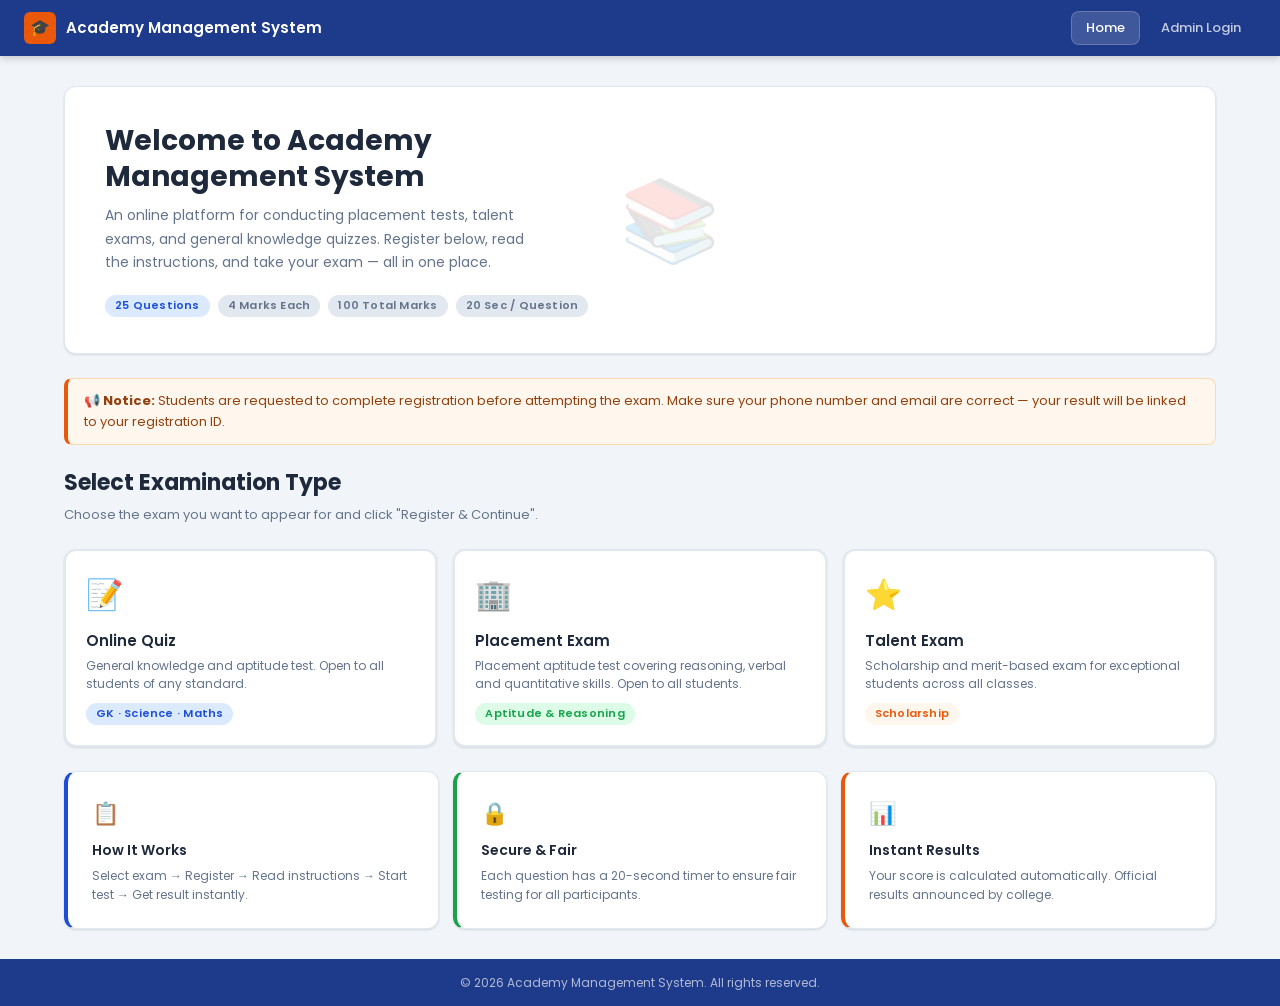
<file: result.html>
<!DOCTYPE html>
<html lang="en">
<head>
  <meta charset="UTF-8"/>
  <meta name="viewport" content="width=device-width, initial-scale=1.0"/>
  <title>Your Result – AMS</title>
  <link rel="stylesheet" href="style.css"/>
</head>
<body>

<nav class="navbar">
  <a href="index.html" class="navbar-brand">
    <div class="logo-icon">🎓</div>
    Academy Management System
  </a>
  <div class="navbar-links">
    <button class="nav-link btn-nav" onclick="goHome()">Take Another Test</button>
  </div>
</nav>

<div class="main-content medium">

  <!-- Score hero -->
  <div class="card mb-20" id="result-hero-card">
    <div class="result-hero">
      <div class="score-circle">
        <div class="score-big" id="score-big">0</div>
        <div class="score-total">out of 100</div>
      </div>
      <h2 id="result-headline" style="font-size:22px; font-weight:700; margin-bottom:6px;">—</h2>
      <div id="result-subline" class="text-muted mb-16">—</div>
      <span id="result-grade-badge" class="badge" style="font-size:13px; padding:6px 20px;">—</span>
    </div>
  </div>

  <!-- Stats row -->
  <div class="stats-row mb-20">
    <div class="stat-box">
      <div class="val" id="stat-correct" style="color:var(--green);">0</div>
      <div class="lbl">Correct</div>
    </div>
    <div class="stat-box">
      <div class="val" id="stat-wrong" style="color:var(--red);">0</div>
      <div class="lbl">Wrong</div>
    </div>
    <div class="stat-box">
      <div class="val" id="stat-skipped" style="color:var(--text-light);">0</div>
      <div class="lbl">Skipped</div>
    </div>
    <div class="stat-box">
      <div class="val" id="stat-score" style="color:var(--blue);">0</div>
      <div class="lbl">Score / 100</div>
    </div>
  </div>

  <!-- Student detail + announcement -->
  <div style="display:grid; grid-template-columns:1fr 1fr; gap:16px; margin-bottom:20px;">
    <div class="card">
      <div class="card-title" style="font-size:13px;">Student Details</div>
      <div id="student-details">—</div>
    </div>
    <div class="card" style="border-left:4px solid var(--orange); background:#fffbf5;">
      <div style="font-size:20px; margin-bottom:8px;">📢</div>
      <div class="fw-600 mb-8" style="font-size:14px;">Result Announcement</div>
      <p class="text-small text-muted" style="line-height:1.7;">
        Thank you for appearing in the <strong id="ann-exam-type">exam</strong>.<br>
        Your performance has been recorded. Official results will be announced by the college on the notice board and via email.
      </p>
      <div class="divider"></div>
      <div class="text-small text-muted">Registration ID: <strong id="ann-reg-id" style="color:var(--text);">—</strong></div>
    </div>
  </div>

  <!-- Answer review -->
  <div class="card mb-20">
    <div class="section-header">
      <h3>Answer Review</h3>
      <div class="d-flex gap-8">
        <span class="badge badge-success" id="rev-correct-count">0 Correct</span>
        <span class="badge badge-danger" id="rev-wrong-count">0 Wrong</span>
        <span class="badge badge-secondary" id="rev-skip-count">0 Skipped</span>
      </div>
    </div>
    <div id="answer-review-list">
      <!-- rendered by JS -->
    </div>
  </div>

  <div class="text-center">
    <button class="btn btn-primary btn-lg" onclick="goHome()">← Back to Home</button>
  </div>

</div>

<footer class="footer">© 2026 Academy Management System. All rights reserved.</footer>

<script src="data.js"></script>
<script>
  const student = loadSession();
  const result  = JSON.parse(sessionStorage.getItem("ams_result") || "null");
  const answers = JSON.parse(sessionStorage.getItem("ams_final_answers") || "null");

  if (!student || !result || !answers) { location.href = "index.html"; }

  // ── Fill hero ────────────────────────────────────────────
  const score = result.score;
  const pct   = score;
  const grade = gradeLabel(pct);

  document.getElementById("score-big").textContent     = score;
  document.getElementById("stat-correct").textContent  = result.correct;
  document.getElementById("stat-wrong").textContent    = result.wrong;
  document.getElementById("stat-skipped").textContent  = result.skipped;
  document.getElementById("stat-score").textContent    = score;
  document.getElementById("rev-correct-count").textContent = result.correct + " Correct";
  document.getElementById("rev-wrong-count").textContent   = result.wrong   + " Wrong";
  document.getElementById("rev-skip-count").textContent    = result.skipped + " Skipped";

  const headlines = { "Distinction":"Outstanding Performance! 🎉", "First Class":"Excellent Work! 👏", "Second Class":"Good Job! 👍", "Pass":"You Passed! 🙂", "Fail":"Better Luck Next Time 💪" };
  document.getElementById("result-headline").textContent  = headlines[grade] || "Result Ready";
  document.getElementById("result-subline").textContent   = `${student.name} · ${student.examType}`;
  const badge = document.getElementById("result-grade-badge");
  badge.textContent = grade;
  badge.className   = "badge " + gradeBadgeClass(pct);
  badge.style.fontSize = "13px";
  badge.style.padding  = "6px 20px";

  document.getElementById("ann-exam-type").textContent = result.examType;
  document.getElementById("ann-reg-id").textContent    = student.id;

  // ── Student details ──────────────────────────────────────
  const infoFields = [
    ["Name",   student.name],
    ["Std",    student.std],
    ["Board",  student.board],
    ["School", student.school],
    ["Exam",   student.examType],
    ["Date",   result.date],
  ];
  document.getElementById("student-details").innerHTML = infoFields.map(([k,v]) =>
    `<div class="info-row"><span class="label">${k}</span><span class="value">${escHtml(v)}</span></div>`
  ).join("");

  // ── Answer review ────────────────────────────────────────
  const reviewEl = document.getElementById("answer-review-list");
  reviewEl.innerHTML = questionBank.map((q, i) => {
    const chosen  = answers[i];
    const correct = q.ans;
    const isRight = chosen === correct;
    const isSkip  = chosen === null;

    const statusBadge = isSkip
      ? `<span class="badge badge-secondary">Skipped</span>`
      : isRight
        ? `<span class="badge badge-success">Correct +4</span>`
        : `<span class="badge badge-danger">Wrong 0</span>`;

    const yourAns  = isSkip ? "Not answered" : escHtml(q.opts[chosen]);
    const corrAns  = escHtml(q.opts[correct]);
    const ansColor = isSkip ? "var(--text-light)" : isRight ? "var(--green)" : "var(--red)";

    return `
      <div style="padding:14px 0; border-bottom:1px solid var(--border); ${i === questionBank.length-1 ? 'border-bottom:none;' : ''}">
        <div class="d-flex align-center gap-8 mb-8">
          <span class="text-small text-muted fw-600">Q${i+1}</span>
          <span class="badge badge-primary" style="font-size:10px;">${escHtml(q.subject)}</span>
          ${statusBadge}
        </div>
        <div style="font-size:14px; font-weight:500; margin-bottom:8px; line-height:1.6;">${escHtml(q.q)}</div>
        <div class="text-small">
          Your answer: <span style="color:${ansColor}; font-weight:600;">${yourAns}</span>
          ${!isRight ? `&nbsp;·&nbsp; Correct answer: <span style="color:var(--green); font-weight:600;">${corrAns}</span>` : ""}
        </div>
      </div>`;
  }).join("");

  function goHome() {
    clearSession();
    sessionStorage.removeItem("ams_answers");
    sessionStorage.removeItem("ams_q_index");
    sessionStorage.removeItem("ams_result");
    sessionStorage.removeItem("ams_final_answers");
    sessionStorage.removeItem("ams_exam_type");
    location.href = "index.html";
  }
</script>
</body>
</html>
</file>
<file: style.css>
@import url('https://fonts.googleapis.com/css2?family=Poppins:wght@300;400;500;600;700&display=swap');

*, *::before, *::after {
  box-sizing: border-box;
  margin: 0;
  padding: 0;
}

:root {
  --blue: #1d4ed8;
  --blue-dark: #1e3a8a;
  --blue-light: #dbeafe;
  --orange: #ea580c;
  --orange-light: #fff7ed;
  --green: #16a34a;
  --green-light: #dcfce7;
  --red: #dc2626;
  --red-light: #fee2e2;
  --yellow: #ca8a04;
  --yellow-light: #fefce8;
  --bg: #f1f5f9;
  --white: #ffffff;
  --text: #1e293b;
  --text-light: #64748b;
  --text-lighter: #94a3b8;
  --border: #e2e8f0;
  --border-dark: #cbd5e1;
  --shadow-sm: 0 1px 3px rgba(0,0,0,0.08), 0 1px 2px rgba(0,0,0,0.05);
  --shadow: 0 4px 6px -1px rgba(0,0,0,0.07), 0 2px 4px -2px rgba(0,0,0,0.05);
  --shadow-md: 0 10px 15px -3px rgba(0,0,0,0.08), 0 4px 6px -4px rgba(0,0,0,0.05);
  --radius: 8px;
  --radius-lg: 12px;
}

body {
  font-family: 'Poppins', sans-serif;
  background: var(--bg);
  color: var(--text);
  font-size: 14px;
  line-height: 1.6;
  min-height: 100vh;
  display: flex;
  flex-direction: column;
}

a {
  color: var(--blue);
  text-decoration: none;
}
a:hover {
  text-decoration: underline;
}

/* ====== NAVBAR ====== */
.navbar {
  background: var(--blue-dark);
  padding: 0 24px;
  display: flex;
  align-items: center;
  justify-content: space-between;
  height: 56px;
  position: sticky;
  top: 0;
  z-index: 999;
  box-shadow: 0 2px 8px rgba(0,0,0,0.2);
}

.navbar-brand {
  display: flex;
  align-items: center;
  gap: 10px;
  color: white;
  font-size: 15px;
  font-weight: 600;
  text-decoration: none;
}
.navbar-brand:hover { text-decoration: none; }

.navbar-brand .logo-icon {
  width: 32px;
  height: 32px;
  background: var(--orange);
  border-radius: 6px;
  display: flex;
  align-items: center;
  justify-content: center;
  font-size: 16px;
  flex-shrink: 0;
}

.navbar-links {
  display: flex;
  align-items: center;
  gap: 6px;
}

.nav-link {
  color: rgba(255,255,255,0.75);
  padding: 6px 14px;
  border-radius: var(--radius);
  font-size: 13px;
  font-weight: 500;
  transition: background 0.15s, color 0.15s;
  cursor: pointer;
  border: 1px solid transparent;
  background: none;
  font-family: 'Poppins', sans-serif;
}
.nav-link:hover {
  background: rgba(255,255,255,0.1);
  color: white;
  text-decoration: none;
}
.nav-link.active {
  background: rgba(255,255,255,0.15);
  color: white;
  border-color: rgba(255,255,255,0.2);
}
.nav-link.btn-nav {
  background: var(--orange);
  color: white;
  border-color: var(--orange);
}
.nav-link.btn-nav:hover {
  background: #c2410c;
}

/* ====== MAIN CONTENT ====== */
.main-content {
  flex: 1;
  padding: 30px 24px;
  max-width: 1200px;
  margin: 0 auto;
  width: 100%;
}

.main-content.narrow {
  max-width: 620px;
}

.main-content.medium {
  max-width: 820px;
}

/* ====== PAGE HEADER ====== */
.page-header {
  margin-bottom: 24px;
}
.page-header h1 {
  font-size: 22px;
  font-weight: 700;
  color: var(--text);
  margin-bottom: 4px;
}
.page-header p {
  color: var(--text-light);
  font-size: 13px;
}

/* ====== CARD ====== */
.card {
  background: var(--white);
  border-radius: var(--radius-lg);
  border: 1px solid var(--border);
  box-shadow: var(--shadow-sm);
  padding: 24px;
}

.card-title {
  font-size: 16px;
  font-weight: 600;
  color: var(--text);
  margin-bottom: 16px;
  padding-bottom: 12px;
  border-bottom: 1px solid var(--border);
}

/* ====== FORM STYLES ====== */
.form-group {
  margin-bottom: 16px;
}

.form-group label {
  display: block;
  font-size: 13px;
  font-weight: 500;
  color: var(--text);
  margin-bottom: 6px;
}

.form-group label span.req {
  color: var(--red);
  margin-left: 2px;
}

.form-control {
  width: 100%;
  padding: 9px 12px;
  border: 1px solid var(--border-dark);
  border-radius: var(--radius);
  font-size: 14px;
  font-family: 'Poppins', sans-serif;
  color: var(--text);
  background: var(--white);
  transition: border-color 0.15s, box-shadow 0.15s;
  outline: none;
}
.form-control:focus {
  border-color: var(--blue);
  box-shadow: 0 0 0 3px rgba(29,78,216,0.1);
}
.form-control::placeholder {
  color: var(--text-lighter);
}

.form-control.is-invalid {
  border-color: var(--red);
}

select.form-control {
  cursor: pointer;
}

.invalid-feedback {
  font-size: 11px;
  color: var(--red);
  margin-top: 4px;
  display: none;
}
.invalid-feedback.show {
  display: block;
}

.form-row {
  display: grid;
  grid-template-columns: 1fr 1fr;
  gap: 16px;
}

.form-text {
  font-size: 11px;
  color: var(--text-light);
  margin-top: 4px;
}

/* ====== BUTTONS ====== */
.btn {
  display: inline-flex;
  align-items: center;
  justify-content: center;
  gap: 6px;
  padding: 9px 20px;
  font-family: 'Poppins', sans-serif;
  font-size: 14px;
  font-weight: 500;
  border-radius: var(--radius);
  border: 1px solid transparent;
  cursor: pointer;
  transition: all 0.15s;
  text-decoration: none;
  white-space: nowrap;
}

.btn:hover { text-decoration: none; }

.btn-primary {
  background: var(--blue);
  color: white;
  border-color: var(--blue);
}
.btn-primary:hover {
  background: #1d40b0;
  border-color: #1d40b0;
}

.btn-success {
  background: var(--green);
  color: white;
  border-color: var(--green);
}
.btn-success:hover {
  background: #15803d;
}

.btn-danger {
  background: var(--red);
  color: white;
  border-color: var(--red);
}
.btn-danger:hover {
  background: #b91c1c;
}

.btn-warning {
  background: var(--yellow);
  color: white;
  border-color: var(--yellow);
}

.btn-outline {
  background: transparent;
  color: var(--blue);
  border-color: var(--blue);
}
.btn-outline:hover {
  background: var(--blue-light);
}

.btn-secondary {
  background: var(--white);
  color: var(--text);
  border-color: var(--border-dark);
}
.btn-secondary:hover {
  background: var(--bg);
}

.btn-sm {
  padding: 5px 12px;
  font-size: 12px;
}
.btn-lg {
  padding: 12px 28px;
  font-size: 15px;
  font-weight: 600;
}

.btn:disabled {
  opacity: 0.55;
  cursor: not-allowed;
}

.btn-block {
  width: 100%;
}

/* ====== BADGE / PILL ====== */
.badge {
  display: inline-block;
  padding: 2px 10px;
  border-radius: 20px;
  font-size: 11px;
  font-weight: 600;
  letter-spacing: 0.02em;
}
.badge-primary { background: var(--blue-light); color: var(--blue); }
.badge-success { background: var(--green-light); color: var(--green); }
.badge-danger { background: var(--red-light); color: var(--red); }
.badge-warning { background: var(--yellow-light); color: var(--yellow); }
.badge-secondary { background: var(--border); color: var(--text-light); }
.badge-orange { background: #fff7ed; color: var(--orange); }

/* ====== TABLE ====== */
.table-wrap {
  overflow-x: auto;
  border-radius: var(--radius-lg);
  border: 1px solid var(--border);
}

table {
  width: 100%;
  border-collapse: collapse;
  min-width: 600px;
  background: white;
}
thead th {
  background: #f8fafc;
  padding: 10px 14px;
  font-size: 11px;
  font-weight: 600;
  color: var(--text-light);
  text-transform: uppercase;
  letter-spacing: 0.05em;
  border-bottom: 1px solid var(--border);
  text-align: left;
  white-space: nowrap;
}
tbody td {
  padding: 11px 14px;
  font-size: 13px;
  border-bottom: 1px solid var(--border);
  color: var(--text);
  vertical-align: middle;
}
tbody tr:last-child td {
  border-bottom: none;
}
tbody tr:hover td {
  background: #f8fafc;
}

/* ====== ALERT ====== */
.alert {
  padding: 12px 16px;
  border-radius: var(--radius);
  font-size: 13px;
  margin-bottom: 16px;
  border: 1px solid;
  display: flex;
  align-items: flex-start;
  gap: 10px;
}
.alert-danger { background: var(--red-light); border-color: #fca5a5; color: #991b1b; }
.alert-success { background: var(--green-light); border-color: #86efac; color: #166534; }
.alert-info { background: var(--blue-light); border-color: #93c5fd; color: #1e40af; }
.alert-warning { background: var(--yellow-light); border-color: #fde68a; color: #92400e; }

/* ====== BOARD SELECTOR ====== */
.board-selector {
  display: flex;
  gap: 10px;
}
.board-option {
  flex: 1;
  padding: 9px;
  background: var(--white);
  border: 1.5px solid var(--border-dark);
  border-radius: var(--radius);
  text-align: center;
  cursor: pointer;
  font-size: 13px;
  font-weight: 500;
  color: var(--text-light);
  transition: all 0.15s;
  font-family: 'Poppins', sans-serif;
}
.board-option:hover {
  border-color: var(--blue);
  color: var(--blue);
}
.board-option.selected {
  background: var(--blue-light);
  border-color: var(--blue);
  color: var(--blue);
  font-weight: 600;
}

/* ====== STATS ROW ====== */
.stats-row {
  display: grid;
  grid-template-columns: repeat(4, 1fr);
  gap: 14px;
  margin-bottom: 20px;
}

.stat-box {
  background: var(--white);
  border: 1px solid var(--border);
  border-radius: var(--radius-lg);
  padding: 16px;
  text-align: center;
  box-shadow: var(--shadow-sm);
}

.stat-box .val {
  font-size: 26px;
  font-weight: 700;
  color: var(--blue);
  line-height: 1;
}

.stat-box .lbl {
  font-size: 11px;
  color: var(--text-light);
  margin-top: 4px;
  font-weight: 500;
}

/* ====== TABS ====== */
.tab-nav {
  display: flex;
  border-bottom: 2px solid var(--border);
  margin-bottom: 20px;
  gap: 0;
}

.tab-link {
  padding: 10px 20px;
  font-size: 13px;
  font-weight: 500;
  color: var(--text-light);
  cursor: pointer;
  border-bottom: 2px solid transparent;
  margin-bottom: -2px;
  transition: all 0.15s;
  background: none;
  border-top: none;
  border-left: none;
  border-right: none;
  font-family: 'Poppins', sans-serif;
}
.tab-link:hover {
  color: var(--blue);
}
.tab-link.active {
  color: var(--blue);
  border-bottom-color: var(--blue);
  font-weight: 600;
}

.tab-pane {
  display: none;
}
.tab-pane.active {
  display: block;
}

/* ====== MODAL ====== */
.modal-overlay {
  position: fixed;
  inset: 0;
  background: rgba(0,0,0,0.45);
  z-index: 1000;
  display: none;
  align-items: center;
  justify-content: center;
  padding: 16px;
}
.modal-overlay.open {
  display: flex;
}

.modal-box {
  background: white;
  border-radius: var(--radius-lg);
  padding: 24px;
  width: 100%;
  max-width: 500px;
  max-height: 90vh;
  overflow-y: auto;
  box-shadow: var(--shadow-md);
}

.modal-title {
  font-size: 17px;
  font-weight: 600;
  margin-bottom: 20px;
  color: var(--text);
}

/* ====== QUIZ SPECIFIC ====== */
.quiz-wrap {
  display: grid;
  grid-template-columns: 1fr 260px;
  gap: 20px;
  align-items: start;
}

.question-card {
  background: white;
  border-radius: var(--radius-lg);
  border: 1px solid var(--border);
  box-shadow: var(--shadow-sm);
  padding: 24px;
}

.question-num-badge {
  display: inline-flex;
  align-items: center;
  gap: 6px;
  font-size: 12px;
  color: var(--text-light);
  margin-bottom: 12px;
}

.question-text {
  font-size: 16px;
  font-weight: 500;
  color: var(--text);
  line-height: 1.7;
  margin-bottom: 20px;
}

.options-list {
  display: flex;
  flex-direction: column;
  gap: 10px;
}

.option-item {
  display: flex;
  align-items: center;
  gap: 12px;
  padding: 12px 16px;
  border: 1.5px solid var(--border-dark);
  border-radius: var(--radius);
  cursor: pointer;
  transition: all 0.15s;
  background: white;
  width: 100%;
  text-align: left;
  font-family: 'Poppins', sans-serif;
  font-size: 14px;
  color: var(--text);
}
.option-item:hover {
  border-color: var(--blue);
  background: var(--blue-light);
  color: var(--blue-dark);
}
.option-item.selected {
  border-color: var(--blue);
  background: var(--blue-light);
  color: var(--blue-dark);
  font-weight: 500;
}
.option-item.correct {
  border-color: var(--green);
  background: var(--green-light);
  color: #166534;
  font-weight: 500;
}
.option-item.wrong {
  border-color: var(--red);
  background: var(--red-light);
  color: #991b1b;
}

.opt-label {
  width: 28px;
  height: 28px;
  border-radius: 50%;
  background: var(--bg);
  border: 1.5px solid var(--border-dark);
  display: flex;
  align-items: center;
  justify-content: center;
  font-size: 12px;
  font-weight: 600;
  flex-shrink: 0;
  color: var(--text-light);
}
.option-item.selected .opt-label {
  background: var(--blue);
  color: white;
  border-color: var(--blue);
}
.option-item.correct .opt-label {
  background: var(--green);
  color: white;
  border-color: var(--green);
}
.option-item.wrong .opt-label {
  background: var(--red);
  color: white;
  border-color: var(--red);
}

/* Timer */
.timer-box {
  background: white;
  border: 1px solid var(--border);
  border-radius: var(--radius-lg);
  padding: 16px;
  text-align: center;
  box-shadow: var(--shadow-sm);
  margin-bottom: 14px;
}

.timer-ring-wrap {
  position: relative;
  width: 80px;
  height: 80px;
  margin: 0 auto 8px;
}

.timer-ring-wrap svg {
  transform: rotate(-90deg);
}

.timer-num {
  position: absolute;
  inset: 0;
  display: flex;
  align-items: center;
  justify-content: center;
  font-size: 22px;
  font-weight: 700;
}

.timer-label {
  font-size: 11px;
  color: var(--text-light);
  font-weight: 500;
}

/* Progress bar */
.progress-bar-wrap {
  background: var(--border);
  border-radius: 4px;
  height: 6px;
  margin-bottom: 20px;
  overflow: hidden;
}
.progress-bar-fill {
  height: 100%;
  background: var(--blue);
  border-radius: 4px;
  transition: width 0.3s;
}

/* Question navigator */
.q-navigator {
  background: white;
  border: 1px solid var(--border);
  border-radius: var(--radius-lg);
  padding: 16px;
  box-shadow: var(--shadow-sm);
}

.q-nav-title {
  font-size: 12px;
  font-weight: 600;
  color: var(--text-light);
  text-transform: uppercase;
  letter-spacing: 0.05em;
  margin-bottom: 12px;
}

.q-dots-grid {
  display: grid;
  grid-template-columns: repeat(5, 1fr);
  gap: 6px;
  margin-bottom: 12px;
}

.q-dot {
  height: 32px;
  border-radius: var(--radius);
  border: 1.5px solid var(--border-dark);
  background: white;
  font-size: 11px;
  font-weight: 600;
  color: var(--text-light);
  cursor: pointer;
  display: flex;
  align-items: center;
  justify-content: center;
  transition: all 0.12s;
}
.q-dot:hover {
  border-color: var(--blue);
  color: var(--blue);
}
.q-dot.answered {
  background: var(--blue);
  border-color: var(--blue);
  color: white;
}
.q-dot.current {
  background: var(--orange);
  border-color: var(--orange);
  color: white;
}

.q-legend {
  display: flex;
  flex-direction: column;
  gap: 6px;
  font-size: 11px;
  color: var(--text-light);
}
.legend-item {
  display: flex;
  align-items: center;
  gap: 6px;
}
.legend-dot {
  width: 12px;
  height: 12px;
  border-radius: 3px;
  flex-shrink: 0;
}

/* ====== RESULT PAGE ====== */
.result-hero {
  text-align: center;
  padding: 30px;
}

.score-circle {
  width: 130px;
  height: 130px;
  border-radius: 50%;
  background: linear-gradient(135deg, var(--blue) 0%, #3b82f6 100%);
  display: flex;
  flex-direction: column;
  align-items: center;
  justify-content: center;
  margin: 0 auto 16px;
  box-shadow: 0 8px 25px rgba(29,78,216,0.35);
}

.score-big {
  font-size: 36px;
  font-weight: 700;
  color: white;
  line-height: 1;
}
.score-total {
  font-size: 13px;
  color: rgba(255,255,255,0.8);
}

/* ====== ADMIN DASHBOARD ====== */
.admin-stats-grid {
  display: grid;
  grid-template-columns: repeat(auto-fit, minmax(180px, 1fr));
  gap: 14px;
  margin-bottom: 24px;
}

.admin-stat {
  background: white;
  border-radius: var(--radius-lg);
  border: 1px solid var(--border);
  box-shadow: var(--shadow-sm);
  padding: 18px 20px;
  display: flex;
  align-items: center;
  gap: 14px;
}

.admin-stat-icon {
  width: 44px;
  height: 44px;
  border-radius: 10px;
  display: flex;
  align-items: center;
  justify-content: center;
  font-size: 20px;
  flex-shrink: 0;
}

.admin-stat-icon.blue { background: var(--blue-light); }
.admin-stat-icon.green { background: var(--green-light); }
.admin-stat-icon.orange { background: #fff7ed; }
.admin-stat-icon.red { background: var(--red-light); }

.admin-stat-val {
  font-size: 24px;
  font-weight: 700;
  color: var(--text);
  line-height: 1;
}
.admin-stat-lbl {
  font-size: 12px;
  color: var(--text-light);
  margin-top: 2px;
}

/* ====== FOOTER ====== */
.footer {
  background: var(--blue-dark);
  color: rgba(255,255,255,0.65);
  text-align: center;
  padding: 14px;
  font-size: 12px;
  margin-top: auto;
}

/* ====== MISC UTILITIES ====== */
.d-flex { display: flex; }
.align-center { align-items: center; }
.justify-between { justify-content: space-between; }
.justify-end { justify-content: flex-end; }
.gap-8 { gap: 8px; }
.gap-12 { gap: 12px; }
.gap-16 { gap: 16px; }
.mb-4 { margin-bottom: 4px; }
.mb-8 { margin-bottom: 8px; }
.mb-12 { margin-bottom: 12px; }
.mb-16 { margin-bottom: 16px; }
.mb-20 { margin-bottom: 20px; }
.mb-24 { margin-bottom: 24px; }
.mt-8 { margin-top: 8px; }
.mt-12 { margin-top: 12px; }
.mt-16 { margin-top: 16px; }
.mt-20 { margin-top: 20px; }
.text-center { text-align: center; }
.text-right { text-align: right; }
.text-muted { color: var(--text-light); }
.text-small { font-size: 12px; }
.fw-600 { font-weight: 600; }
.w-100 { width: 100%; }

.divider {
  height: 1px;
  background: var(--border);
  margin: 16px 0;
}

.empty-state {
  text-align: center;
  padding: 40px 20px;
  color: var(--text-light);
  font-size: 13px;
}

.info-row {
  display: flex;
  gap: 6px;
  font-size: 13px;
  margin-bottom: 8px;
}
.info-row .label {
  color: var(--text-light);
  min-width: 90px;
  flex-shrink: 0;
}
.info-row .value {
  color: var(--text);
  font-weight: 500;
}

.section-header {
  display: flex;
  align-items: center;
  justify-content: space-between;
  margin-bottom: 14px;
  flex-wrap: wrap;
  gap: 10px;
}
.section-header h3 {
  font-size: 15px;
  font-weight: 600;
  color: var(--text);
}

.search-input {
  padding: 7px 12px;
  border: 1px solid var(--border-dark);
  border-radius: var(--radius);
  font-size: 13px;
  font-family: 'Poppins', sans-serif;
  outline: none;
  width: 220px;
  color: var(--text);
}
.search-input:focus {
  border-color: var(--blue);
}

/* ====== HOME PAGE ====== */
.home-hero {
  background: white;
  border: 1px solid var(--border);
  border-radius: var(--radius-lg);
  padding: 36px 40px;
  margin-bottom: 24px;
  display: flex;
  gap: 32px;
  align-items: center;
  box-shadow: var(--shadow-sm);
}

.hero-text h1 {
  font-size: 28px;
  font-weight: 700;
  color: var(--text);
  margin-bottom: 8px;
  line-height: 1.3;
}

.hero-text p {
  color: var(--text-light);
  font-size: 14px;
  line-height: 1.7;
  max-width: 440px;
  margin-bottom: 20px;
}

.hero-art {
  flex-shrink: 0;
  font-size: 80px;
  opacity: 0.15;
  line-height: 1;
}

.exam-cards {
  display: grid;
  grid-template-columns: repeat(3, 1fr);
  gap: 16px;
  margin-bottom: 24px;
}

.exam-card {
  background: white;
  border: 2px solid var(--border);
  border-radius: var(--radius-lg);
  padding: 20px;
  cursor: pointer;
  transition: all 0.18s;
  box-shadow: var(--shadow-sm);
  position: relative;
}
.exam-card:hover {
  border-color: var(--blue);
  box-shadow: var(--shadow);
  transform: translateY(-2px);
}
.exam-card.selected {
  border-color: var(--blue);
  background: var(--blue-light);
  box-shadow: var(--shadow);
}

.exam-card-icon {
  font-size: 30px;
  margin-bottom: 10px;
}

.exam-card h3 {
  font-size: 15px;
  font-weight: 600;
  color: var(--text);
  margin-bottom: 4px;
}
.exam-card p {
  font-size: 12px;
  color: var(--text-light);
  line-height: 1.5;
}

.exam-card .selected-check {
  display: none;
  position: absolute;
  top: 12px;
  right: 12px;
  width: 20px;
  height: 20px;
  background: var(--blue);
  border-radius: 50%;
  align-items: center;
  justify-content: center;
  color: white;
  font-size: 11px;
}
.exam-card.selected .selected-check {
  display: flex;
}

.notice-box {
  background: #fff7ed;
  border: 1px solid #fed7aa;
  border-left: 4px solid var(--orange);
  border-radius: var(--radius);
  padding: 12px 16px;
  font-size: 13px;
  color: #92400e;
  margin-bottom: 20px;
}

/* Responsive */
@media (max-width: 768px) {
  .quiz-wrap {
    grid-template-columns: 1fr;
  }
  .form-row {
    grid-template-columns: 1fr;
  }
  .stats-row {
    grid-template-columns: repeat(2, 1fr);
  }
  .exam-cards {
    grid-template-columns: 1fr;
  }
  .home-hero {
    flex-direction: column;
    padding: 24px;
    gap: 16px;
  }
  .hero-art {
    display: none;
  }
  .main-content {
    padding: 20px 16px;
  }
  .navbar {
    padding: 0 16px;
  }
}
</file>
